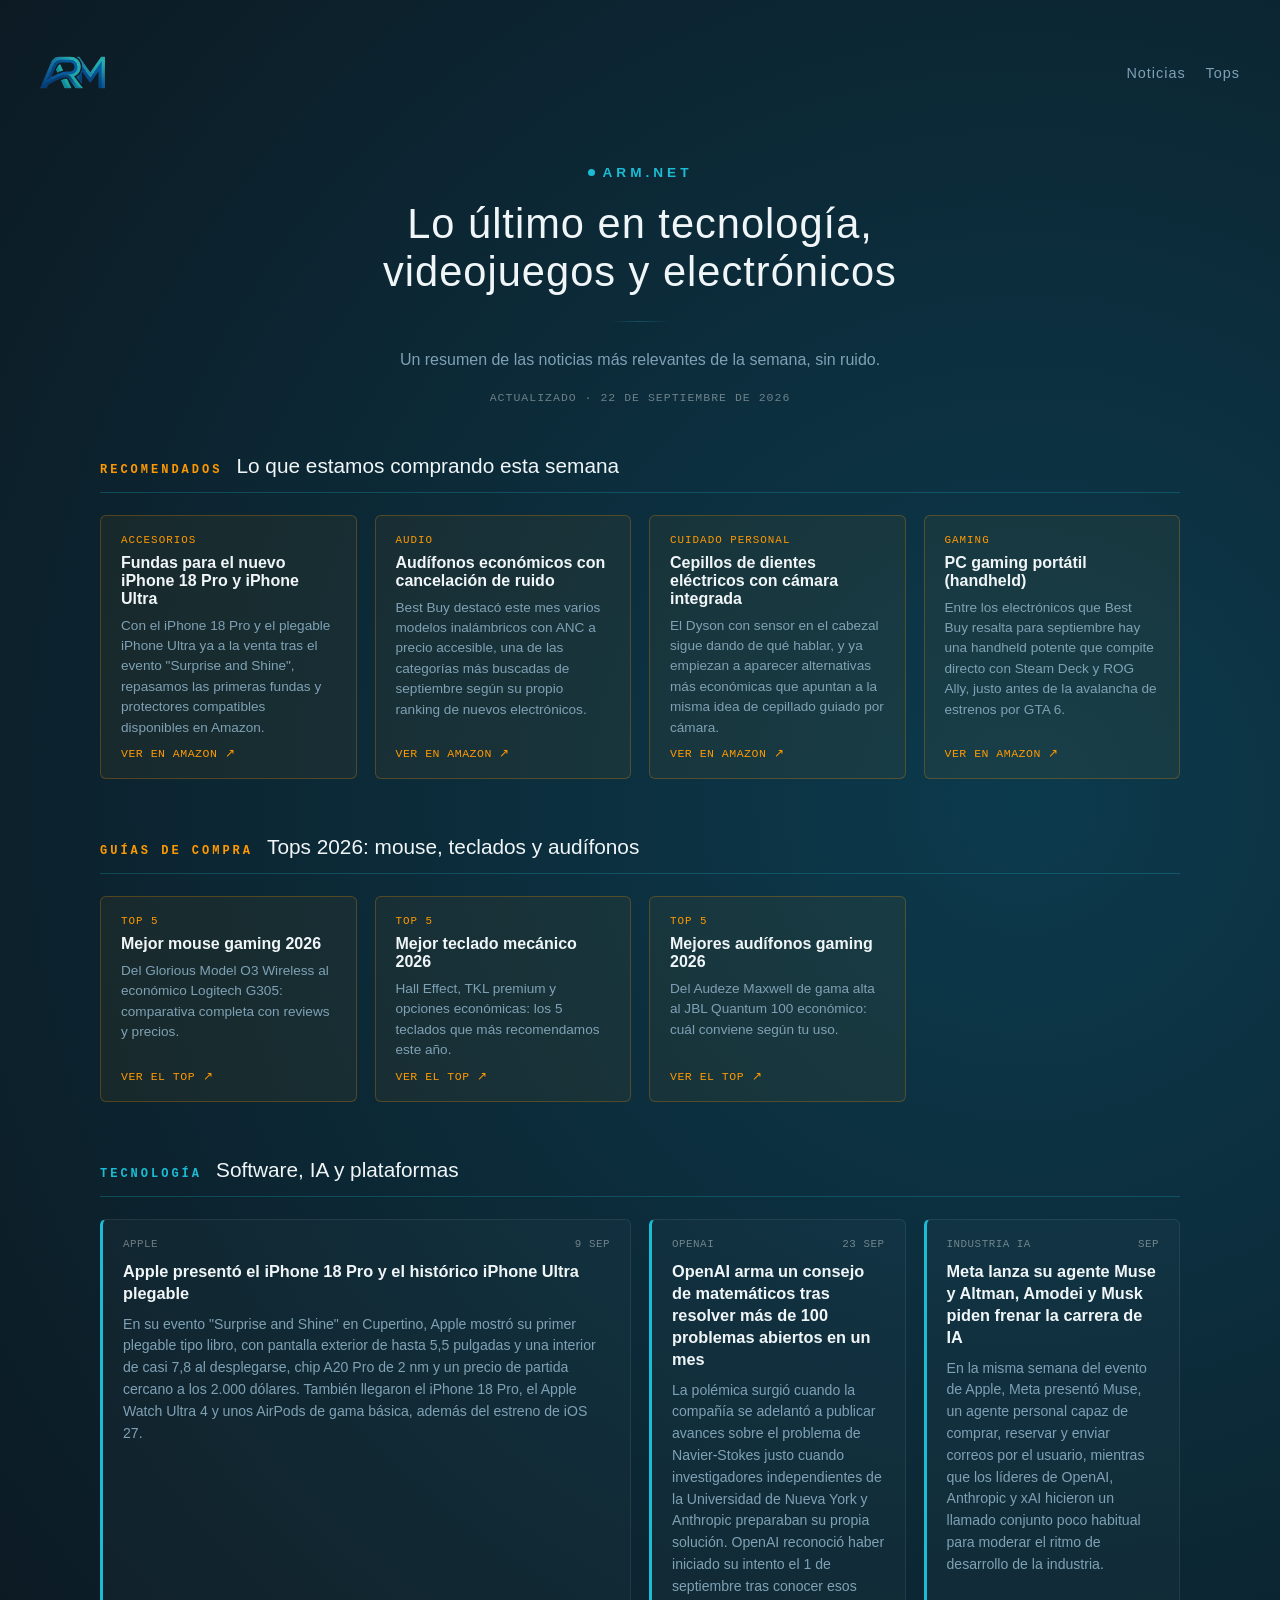
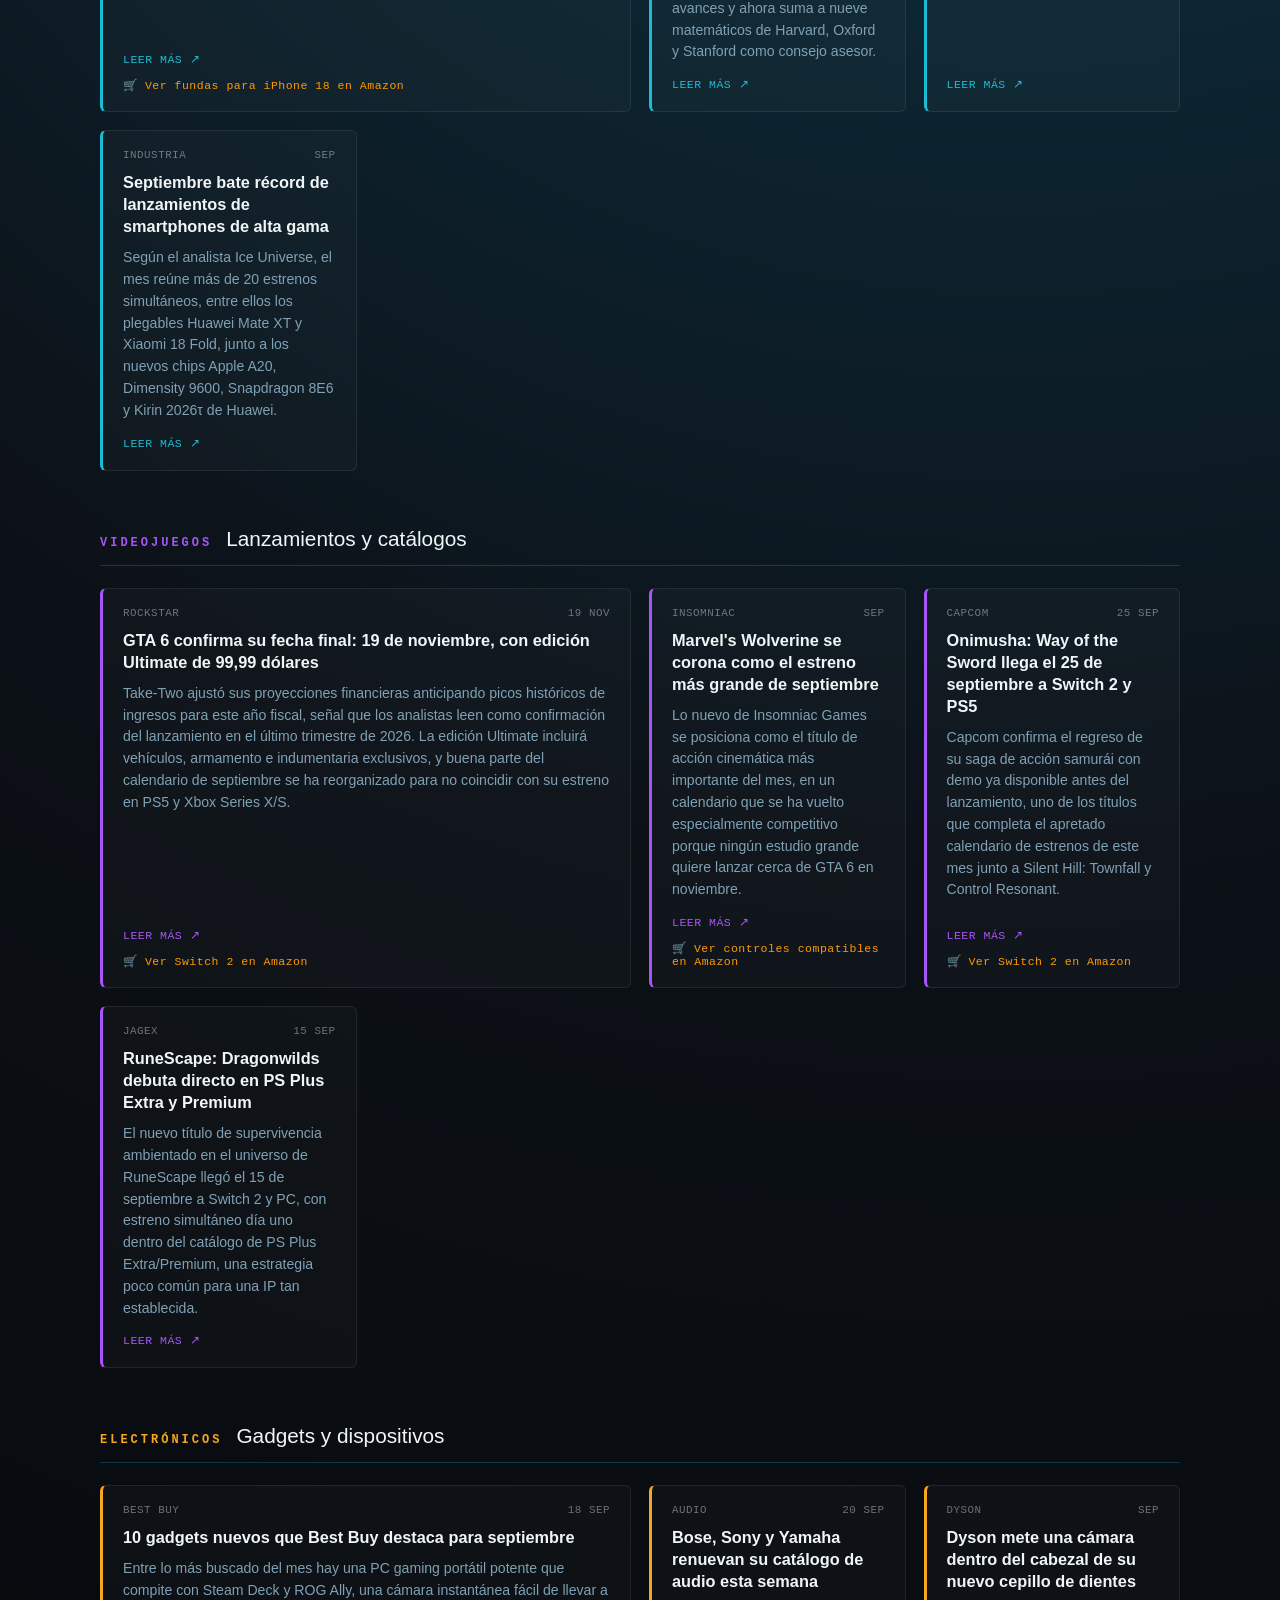
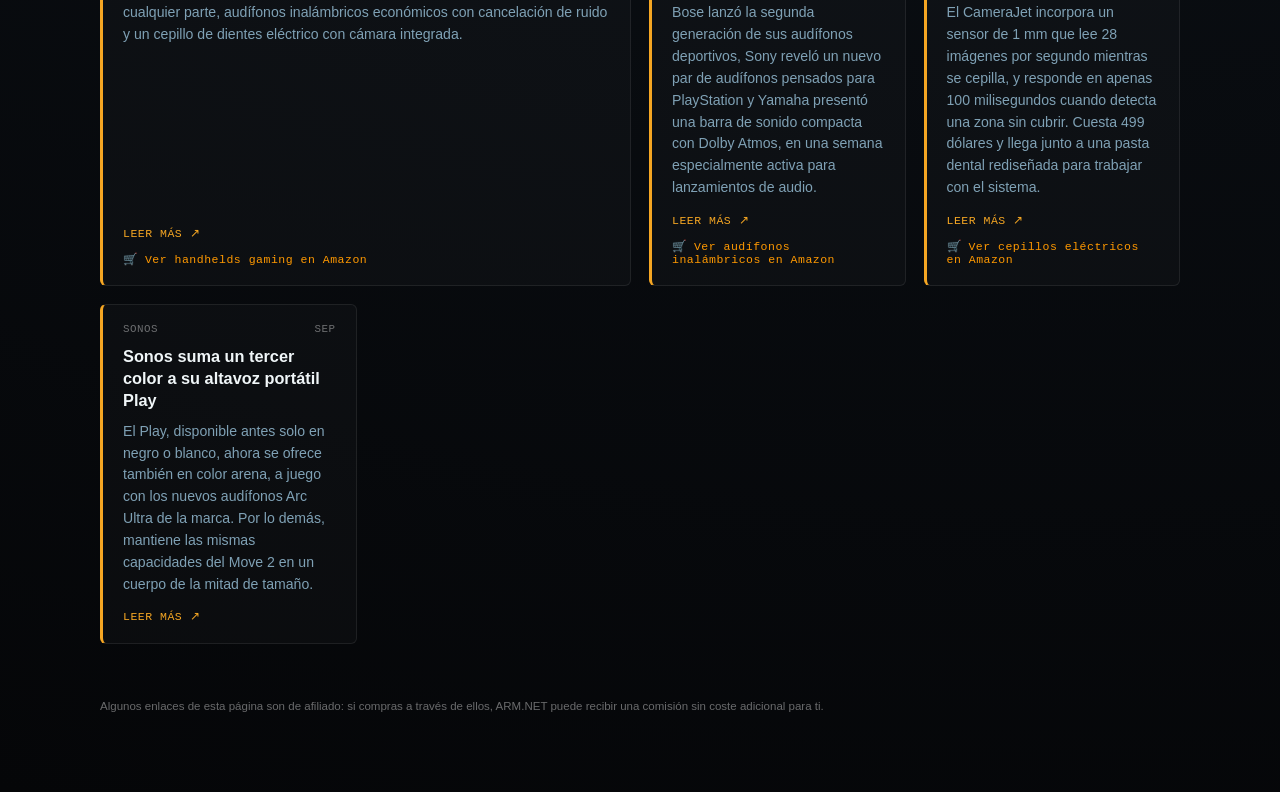
<file: index.html>
<!DOCTYPE html>
<html lang="es">

<head>
    <meta charset="UTF-8">
    <meta name="viewport" content="width=device-width, initial-scale=1.0">
    <title>ARM - Noticias de tecnología, videojuegos y electrónicos</title>
    <link rel="icon" href="LOGO.png" type="image/x-icon">
    <link rel="stylesheet" href="css/style.css">
    <link rel="stylesheet" href="css/style-noticias.css">
</head>

<body>

    <header class="header">
        <div class="logo">
            <img src="LOGO.png" alt="Logo ARM" class="logo-image">
        </div>
        <nav class="nav-links">
            <a href="index.html">Noticias</a>
            <a href="tops/index.html">Tops</a>
        </nav>
    </header>

    <main class="main-content main-content--news">

        <div class="news-hero">
            <p class="tagline"><span class="pulse-dot"></span>ARM.NET</p>
            <h1 class="title">Lo último en tecnología, videojuegos y electrónicos</h1>
            <div class="divider"></div>
            <p class="description">Un resumen de las noticias más relevantes de la semana, sin ruido.</p>
            <p class="update-stamp">Actualizado · 22 de septiembre de 2026</p>
        </div>

        <!-- PRODUCTOS DESTACADOS -->
        <section class="news-section news-section--picks">
            <div class="news-section-header">
                <span class="cat-label">Recomendados</span>
                <h2>Lo que estamos comprando esta semana</h2>
            </div>
            <div class="picks-grid">

                <a class="pick-card" href="https://www.amazon.com/s?k=funda+iphone+18+pro&linkCode=ll2&tag=ptyarm-20&linkId=0acc61244d117177291c5acde2122dae&language=en_US&ref_=as_li_ss_tl" target="_blank" rel="noopener sponsored">
                    <span class="pick-label">Accesorios</span>
                    <h3>Fundas para el nuevo iPhone 18 Pro y iPhone Ultra</h3>
                    <p>Con el iPhone 18 Pro y el plegable iPhone Ultra ya a la venta tras el evento "Surprise and Shine", repasamos las primeras fundas y protectores compatibles disponibles en Amazon.</p>
                    <span class="pick-cta">Ver en Amazon ↗</span>
                </a>

                <a class="pick-card" href="https://www.amazon.com/s?k=aud%C3%ADfonos+inal%C3%A1mbricos+cancelaci%C3%B3n+ruido&linkCode=ll2&tag=ptyarm-20&linkId=64cecee2bb59dabd7b4dbe94f824b298&language=en_US&ref_=as_li_ss_tl" target="_blank" rel="noopener sponsored">
                    <span class="pick-label">Audio</span>
                    <h3>Audífonos económicos con cancelación de ruido</h3>
                    <p>Best Buy destacó este mes varios modelos inalámbricos con ANC a precio accesible, una de las categorías más buscadas de septiembre según su propio ranking de nuevos electrónicos.</p>
                    <span class="pick-cta">Ver en Amazon ↗</span>
                </a>

                <a class="pick-card" href="https://www.amazon.com/s?k=cepillo+de+dientes+el%C3%A9ctrico+con+camara&linkCode=ll2&tag=ptyarm-20&linkId=f5908a542632d800dd6ed27b0c8a18df&language=en_US&ref_=as_li_ss_tl" target="_blank" rel="noopener sponsored">
                    <span class="pick-label">Cuidado personal</span>
                    <h3>Cepillos de dientes eléctricos con cámara integrada</h3>
                    <p>El Dyson con sensor en el cabezal sigue dando de qué hablar, y ya empiezan a aparecer alternativas más económicas que apuntan a la misma idea de cepillado guiado por cámara.</p>
                    <span class="pick-cta">Ver en Amazon ↗</span>
                </a>

                <a class="pick-card" href="https://www.amazon.com/s?k=pc+gaming+portatil+handheld&linkCode=ll2&tag=ptyarm-20&linkId=c7f54855540b105bf3772032342da175&language=en_US&ref_=as_li_ss_tl" target="_blank" rel="noopener sponsored">
                    <span class="pick-label">Gaming</span>
                    <h3>PC gaming portátil (handheld)</h3>
                    <p>Entre los electrónicos que Best Buy resalta para septiembre hay una handheld potente que compite directo con Steam Deck y ROG Ally, justo antes de la avalancha de estrenos por GTA 6.</p>
                    <span class="pick-cta">Ver en Amazon ↗</span>
                </a>

            </div>
        </section>

        <!-- TOPS 2026 -->
        <section class="news-section news-section--picks">
            <div class="news-section-header">
                <span class="cat-label">Guías de compra</span>
                <h2>Tops 2026: mouse, teclados y audífonos</h2>
            </div>
            <div class="picks-grid">

                <a class="pick-card" href="tops/mejor-mouse-2026.html">
                    <span class="pick-label">Top 5</span>
                    <h3>Mejor mouse gaming 2026</h3>
                    <p>Del Glorious Model O3 Wireless al económico Logitech G305: comparativa completa con reviews y precios.</p>
                    <span class="pick-cta">Ver el top ↗</span>
                </a>

                <a class="pick-card" href="tops/mejor-teclado-2026.html">
                    <span class="pick-label">Top 5</span>
                    <h3>Mejor teclado mecánico 2026</h3>
                    <p>Hall Effect, TKL premium y opciones económicas: los 5 teclados que más recomendamos este año.</p>
                    <span class="pick-cta">Ver el top ↗</span>
                </a>

                <a class="pick-card" href="tops/mejores-audifonos-2026.html">
                    <span class="pick-label">Top 5</span>
                    <h3>Mejores audífonos gaming 2026</h3>
                    <p>Del Audeze Maxwell de gama alta al JBL Quantum 100 económico: cuál conviene según tu uso.</p>
                    <span class="pick-cta">Ver el top ↗</span>
                </a>

            </div>
        </section>

        <!-- TECNOLOGÍA -->
        <section class="news-section news-section--tech">
            <div class="news-section-header">
                <span class="cat-label">Tecnología</span>
                <h2>Software, IA y plataformas</h2>
            </div>
            <div class="news-grid">

                <article class="news-card news-card--featured">
                    <div class="meta"><span>Apple</span><span>9 sep</span></div>
                    <h3>Apple presentó el iPhone 18 Pro y el histórico iPhone Ultra plegable</h3>
                    <p>En su evento "Surprise and Shine" en Cupertino, Apple mostró su primer plegable tipo libro, con pantalla exterior de hasta 5,5 pulgadas y una interior de casi 7,8 al desplegarse, chip A20 Pro de 2 nm y un precio de partida cercano a los 2.000 dólares. También llegaron el iPhone 18 Pro, el Apple Watch Ultra 4 y unos AirPods de gama básica, además del estreno de iOS 27.</p>
                    <a class="read-more" href="https://reviblog.net/2026/09/14/resumen-tech-semanal-14-septiembre-2026/" target="_blank" rel="noopener">Leer más ↗</a>
                    <a class="amazon-inline" href="https://www.amazon.com/s?k=funda+iphone+18+pro&linkCode=ll2&tag=ptyarm-20&linkId=43a6026e72b63e16ee2043e2f24b7d81&language=en_US&ref_=as_li_ss_tl" target="_blank" rel="noopener sponsored">🛒 Ver fundas para iPhone 18 en Amazon</a>
                </article>

                <article class="news-card">
                    <div class="meta"><span>OpenAI</span><span>23 sep</span></div>
                    <h3>OpenAI arma un consejo de matemáticos tras resolver más de 100 problemas abiertos en un mes</h3>
                    <p>La polémica surgió cuando la compañía se adelantó a publicar avances sobre el problema de Navier-Stokes justo cuando investigadores independientes de la Universidad de Nueva York y Anthropic preparaban su propia solución. OpenAI reconoció haber iniciado su intento el 1 de septiembre tras conocer esos avances y ahora suma a nueve matemáticos de Harvard, Oxford y Stanford como consejo asesor.</p>
                    <a class="read-more" href="https://www.infobae.com/tecno/2026/09/23/openai-creo-un-grupo-asesor-de-matematicos-despues-de-que-su-ia-resolviera-mas-de-100-problemas-abiertos-en-un-mes/" target="_blank" rel="noopener">Leer más ↗</a>
                </article>

                <article class="news-card">
                    <div class="meta"><span>Industria IA</span><span>sep</span></div>
                    <h3>Meta lanza su agente Muse y Altman, Amodei y Musk piden frenar la carrera de IA</h3>
                    <p>En la misma semana del evento de Apple, Meta presentó Muse, un agente personal capaz de comprar, reservar y enviar correos por el usuario, mientras que los líderes de OpenAI, Anthropic y xAI hicieron un llamado conjunto poco habitual para moderar el ritmo de desarrollo de la industria.</p>
                    <a class="read-more" href="https://reviblog.net/2026/09/14/resumen-tech-semanal-14-septiembre-2026/" target="_blank" rel="noopener">Leer más ↗</a>
                </article>

                <article class="news-card">
                    <div class="meta"><span>Industria</span><span>sep</span></div>
                    <h3>Septiembre bate récord de lanzamientos de smartphones de alta gama</h3>
                    <p>Según el analista Ice Universe, el mes reúne más de 20 estrenos simultáneos, entre ellos los plegables Huawei Mate XT y Xiaomi 18 Fold, junto a los nuevos chips Apple A20, Dimensity 9600, Snapdragon 8E6 y Kirin 2026τ de Huawei.</p>
                    <a class="read-more" href="https://pisapapeles.net/a-prepararse-septiembre-sera-el-mes-con-mas-presentaciones-importantes-de-dispositivos-de-la-historia/" target="_blank" rel="noopener">Leer más ↗</a>
                </article>

            </div>
        </section>

        <!-- VIDEOJUEGOS -->
        <section class="news-section news-section--gaming">
            <div class="news-section-header">
                <span class="cat-label">Videojuegos</span>
                <h2>Lanzamientos y catálogos</h2>
            </div>
            <div class="news-grid">

                <article class="news-card news-card--featured">
                    <div class="meta"><span>Rockstar</span><span>19 nov</span></div>
                    <h3>GTA 6 confirma su fecha final: 19 de noviembre, con edición Ultimate de 99,99 dólares</h3>
                    <p>Take-Two ajustó sus proyecciones financieras anticipando picos históricos de ingresos para este año fiscal, señal que los analistas leen como confirmación del lanzamiento en el último trimestre de 2026. La edición Ultimate incluirá vehículos, armamento e indumentaria exclusivos, y buena parte del calendario de septiembre se ha reorganizado para no coincidir con su estreno en PS5 y Xbox Series X/S.</p>
                    <a class="read-more" href="https://www.infobae.com/tecno/2026/09/11/gta-6-precio-trailer-y-todo-lo-que-se-ha-hablado-sobre-la-fecha-para-este-2026/" target="_blank" rel="noopener">Leer más ↗</a>
                    <a class="amazon-inline" href="https://www.amazon.com/s?k=nintendo+switch&linkCode=ll2&tag=ptyarm-20&linkId=067ba9d8d0b7d1b85ecdf39ca46589c7&language=en_US&ref_=as_li_ss_tl" target="_blank" rel="noopener sponsored">🛒 Ver Switch 2 en Amazon</a>
                </article>

                <article class="news-card">
                    <div class="meta"><span>Insomniac</span><span>sep</span></div>
                    <h3>Marvel's Wolverine se corona como el estreno más grande de septiembre</h3>
                    <p>Lo nuevo de Insomniac Games se posiciona como el título de acción cinemática más importante del mes, en un calendario que se ha vuelto especialmente competitivo porque ningún estudio grande quiere lanzar cerca de GTA 6 en noviembre.</p>
                    <a class="read-more" href="https://www.3djuegos.com/recopilacion/noticias/efectos-gta-6-empiezan-a-notarse-calendario-estos-25-estrenos-videojuegos-destacados-septiembre" target="_blank" rel="noopener">Leer más ↗</a>
                    <a class="amazon-inline" href="https://www.amazon.com/s?k=controller+for+pc&linkCode=ll2&tag=ptyarm-20&linkId=4b3ad0202464c6bde1a3eed42e3488d5&language=en_US&ref_=as_li_ss_tl" target="_blank" rel="noopener sponsored">🛒 Ver controles compatibles en Amazon</a>
                </article>

                <article class="news-card">
                    <div class="meta"><span>Capcom</span><span>25 sep</span></div>
                    <h3>Onimusha: Way of the Sword llega el 25 de septiembre a Switch 2 y PS5</h3>
                    <p>Capcom confirma el regreso de su saga de acción samurái con demo ya disponible antes del lanzamiento, uno de los títulos que completa el apretado calendario de estrenos de este mes junto a Silent Hill: Townfall y Control Resonant.</p>
                    <a class="read-more" href="https://vigogame.com/guia-lanzamientos-videojuegos-2026-2027-gta-6-gears-wolverine/" target="_blank" rel="noopener">Leer más ↗</a>
                    <a class="amazon-inline" href="https://www.amazon.com/s?k=nintendo+switch+2&linkCode=ll2&tag=ptyarm-20&linkId=d8ebcbda10ba5d7cfcd7f77bfbffc940&language=en_US&ref_=as_li_ss_tl" target="_blank" rel="noopener sponsored">🛒 Ver Switch 2 en Amazon</a>
                </article>

                <article class="news-card">
                    <div class="meta"><span>Jagex</span><span>15 sep</span></div>
                    <h3>RuneScape: Dragonwilds debuta directo en PS Plus Extra y Premium</h3>
                    <p>El nuevo título de supervivencia ambientado en el universo de RuneScape llegó el 15 de septiembre a Switch 2 y PC, con estreno simultáneo día uno dentro del catálogo de PS Plus Extra/Premium, una estrategia poco común para una IP tan establecida.</p>
                    <a class="read-more" href="https://vigogame.com/guia-lanzamientos-videojuegos-2026-2027-gta-6-gears-wolverine/" target="_blank" rel="noopener">Leer más ↗</a>
                </article>

            </div>
        </section>

        <!-- ELECTRÓNICOS -->
        <section class="news-section news-section--elec">
            <div class="news-section-header">
                <span class="cat-label">Electrónicos</span>
                <h2>Gadgets y dispositivos</h2>
            </div>
            <div class="news-grid">

                <article class="news-card news-card--featured">
                    <div class="meta"><span>Best Buy</span><span>18 sep</span></div>
                    <h3>10 gadgets nuevos que Best Buy destaca para septiembre</h3>
                    <p>Entre lo más buscado del mes hay una PC gaming portátil potente que compite con Steam Deck y ROG Ally, una cámara instantánea fácil de llevar a cualquier parte, audífonos inalámbricos económicos con cancelación de ruido y un cepillo de dientes eléctrico con cámara integrada.</p>
                    <a class="read-more" href="https://www.bgr.com/2262166/new-electronics-find-best-buy-september/" target="_blank" rel="noopener">Leer más ↗</a>
                    <a class="amazon-inline" href="https://www.amazon.com/s?k=pc+gaming+portatil+handheld&linkCode=ll2&tag=ptyarm-20&linkId=764d0127befdb766cca52ea4e39b7bc6&language=en_US&ref_=as_li_ss_tl" target="_blank" rel="noopener sponsored">🛒 Ver handhelds gaming en Amazon</a>
                </article>

                <article class="news-card">
                    <div class="meta"><span>Audio</span><span>20 sep</span></div>
                    <h3>Bose, Sony y Yamaha renuevan su catálogo de audio esta semana</h3>
                    <p>Bose lanzó la segunda generación de sus audífonos deportivos, Sony reveló un nuevo par de audífonos pensados para PlayStation y Yamaha presentó una barra de sonido compacta con Dolby Atmos, en una semana especialmente activa para lanzamientos de audio.</p>
                    <a class="read-more" href="https://www.gearpatrol.com/audio/best-new-tech-releases-9-20-26/" target="_blank" rel="noopener">Leer más ↗</a>
                    <a class="amazon-inline" href="https://www.amazon.com/s?k=audifonos+inalambricos+cancelacion+ruido&linkCode=ll2&tag=ptyarm-20&linkId=d8912718062241b0ed4912b61701e556&language=en_US&ref_=as_li_ss_tl" target="_blank" rel="noopener sponsored">🛒 Ver audífonos inalámbricos en Amazon</a>
                </article>

                <article class="news-card">
                    <div class="meta"><span>Dyson</span><span>sep</span></div>
                    <h3>Dyson mete una cámara dentro del cabezal de su nuevo cepillo de dientes</h3>
                    <p>El CameraJet incorpora un sensor de 1 mm que lee 28 imágenes por segundo mientras se cepilla, y responde en apenas 100 milisegundos cuando detecta una zona sin cubrir. Cuesta 499 dólares y llega junto a una pasta dental rediseñada para trabajar con el sistema.</p>
                    <a class="read-more" href="https://www.yankodesign.com/2026/09/03/the-8-best-gadgets-of-september-2026/" target="_blank" rel="noopener">Leer más ↗</a>
                    <a class="amazon-inline" href="https://www.amazon.com/s?k=cepillo+de+dientes+el%C3%A9ctrico+con+camara&linkCode=ll2&tag=ptyarm-20&linkId=fdc813a620d1cc16bdbb211f1cfb003c&language=en_US&ref_=as_li_ss_tl" target="_blank" rel="noopener sponsored">🛒 Ver cepillos eléctricos en Amazon</a>
                </article>

                <article class="news-card">
                    <div class="meta"><span>Sonos</span><span>sep</span></div>
                    <h3>Sonos suma un tercer color a su altavoz portátil Play</h3>
                    <p>El Play, disponible antes solo en negro o blanco, ahora se ofrece también en color arena, a juego con los nuevos audífonos Arc Ultra de la marca. Por lo demás, mantiene las mismas capacidades del Move 2 en un cuerpo de la mitad de tamaño.</p>
                    <a class="read-more" href="https://www.gearpatrol.com/audio/best-tech-audio-hi-fi-releases-2026-september-week-3/" target="_blank" rel="noopener">Leer más ↗</a>
                </article>

            </div>
        </section>

        <p class="affiliate-disclosure">Algunos enlaces de esta página son de afiliado: si compras a través de ellos, ARM.NET puede recibir una comisión sin coste adicional para ti.</p>

    </main>

</body>

</html>
</file>
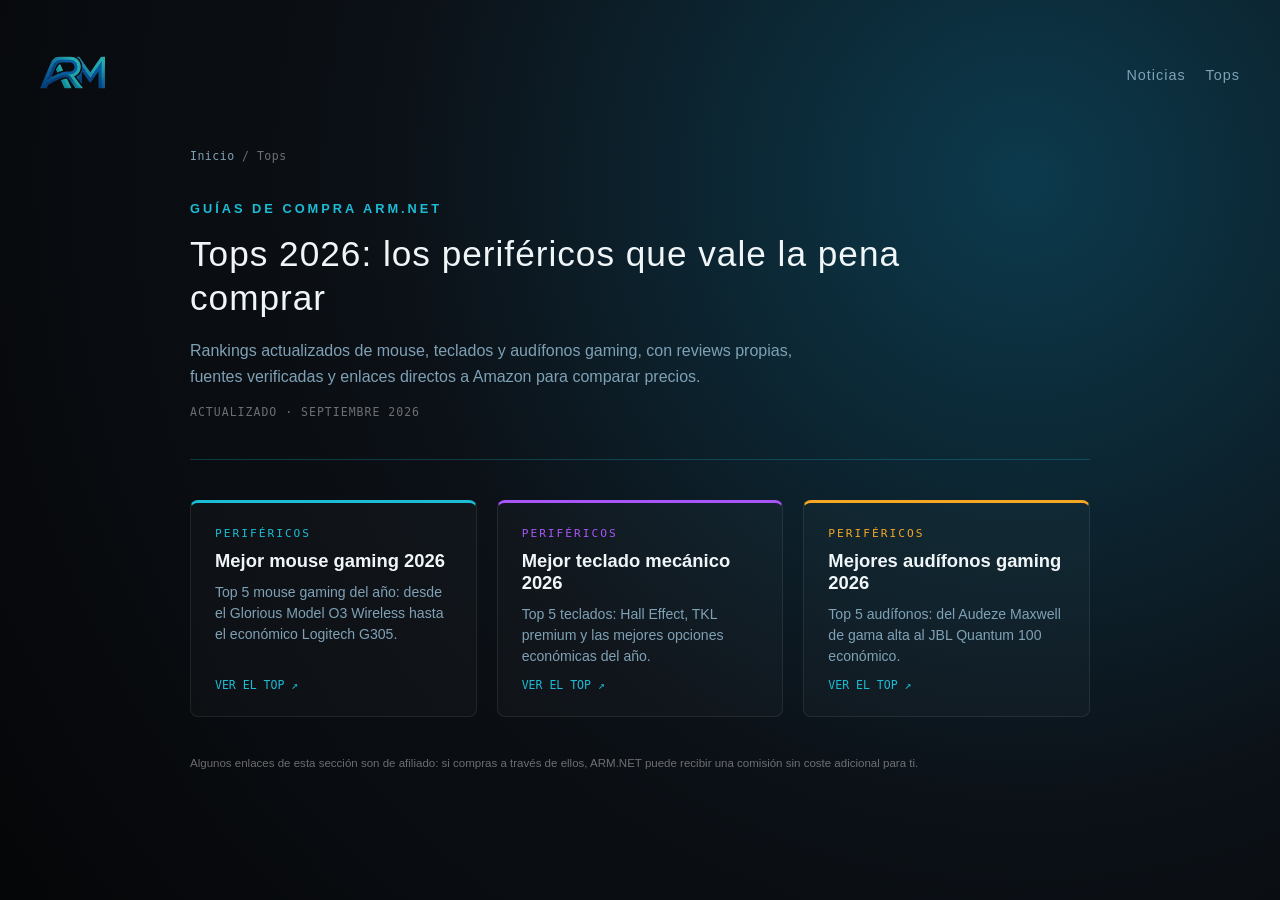
<file: tops/index.html>
<!DOCTYPE html>
<html lang="es">

<head>
    <meta charset="UTF-8">
    <meta name="viewport" content="width=device-width, initial-scale=1.0">
    <title>Tops 2026: Mouse, Teclados y Audífonos | ARM.NET</title>
    <meta name="description" content="Guías de compra ARM.NET 2026: mejor mouse gaming, mejor teclado mecánico y mejores audífonos gaming, con reviews, fuentes y links a Amazon.">
    <link rel="icon" href="../LOGO.png" type="image/x-icon">
    <link rel="stylesheet" href="../css/style.css">
    <link rel="stylesheet" href="../css/style-noticias.css">
    <link rel="stylesheet" href="../css/style-tops.css">
</head>

<body>

    <header class="header">
        <div class="logo">
            <a href="../index.html"><img src="../LOGO.png" alt="Logo ARM" class="logo-image"></a>
        </div>
        <nav class="nav-links">
            <a href="../index.html">Noticias</a>
            <a href="index.html">Tops</a>
        </nav>
    </header>

    <main class="main-content main-content--tops">

        <p class="breadcrumb"><a href="../index.html">Inicio</a> / Tops</p>

        <section class="tops-hero">
            <p class="tagline" style="color: var(--color-text-accent);">Guías de compra ARM.NET</p>
            <h1 class="title">Tops 2026: los periféricos que vale la pena comprar</h1>
            <p class="description">Rankings actualizados de mouse, teclados y audífonos gaming, con reviews propias, fuentes verificadas y enlaces directos a Amazon para comparar precios.</p>
            <p class="update-stamp">Actualizado · septiembre 2026</p>
        </section>

        <div class="tops-hub-grid">

            <a class="tops-hub-card" href="mejor-mouse-2026.html" style="border-top-color: var(--color-tech);">
                <span class="cat-label" style="color: var(--color-tech);">Periféricos</span>
                <h3>Mejor mouse gaming 2026</h3>
                <p>Top 5 mouse gaming del año: desde el Glorious Model O3 Wireless hasta el económico Logitech G305.</p>
                <span class="hub-cta">Ver el top ↗</span>
            </a>

            <a class="tops-hub-card" href="mejor-teclado-2026.html" style="border-top-color: var(--color-gaming);">
                <span class="cat-label" style="color: var(--color-gaming);">Periféricos</span>
                <h3>Mejor teclado mecánico 2026</h3>
                <p>Top 5 teclados: Hall Effect, TKL premium y las mejores opciones económicas del año.</p>
                <span class="hub-cta">Ver el top ↗</span>
            </a>

            <a class="tops-hub-card" href="mejores-audifonos-2026.html" style="border-top-color: var(--color-elec);">
                <span class="cat-label" style="color: var(--color-elec);">Periféricos</span>
                <h3>Mejores audífonos gaming 2026</h3>
                <p>Top 5 audífonos: del Audeze Maxwell de gama alta al JBL Quantum 100 económico.</p>
                <span class="hub-cta">Ver el top ↗</span>
            </a>

        </div>

        <p class="affiliate-disclosure">Algunos enlaces de esta sección son de afiliado: si compras a través de ellos, ARM.NET puede recibir una comisión sin coste adicional para ti.</p>

    </main>

</body>

</html>
</file>
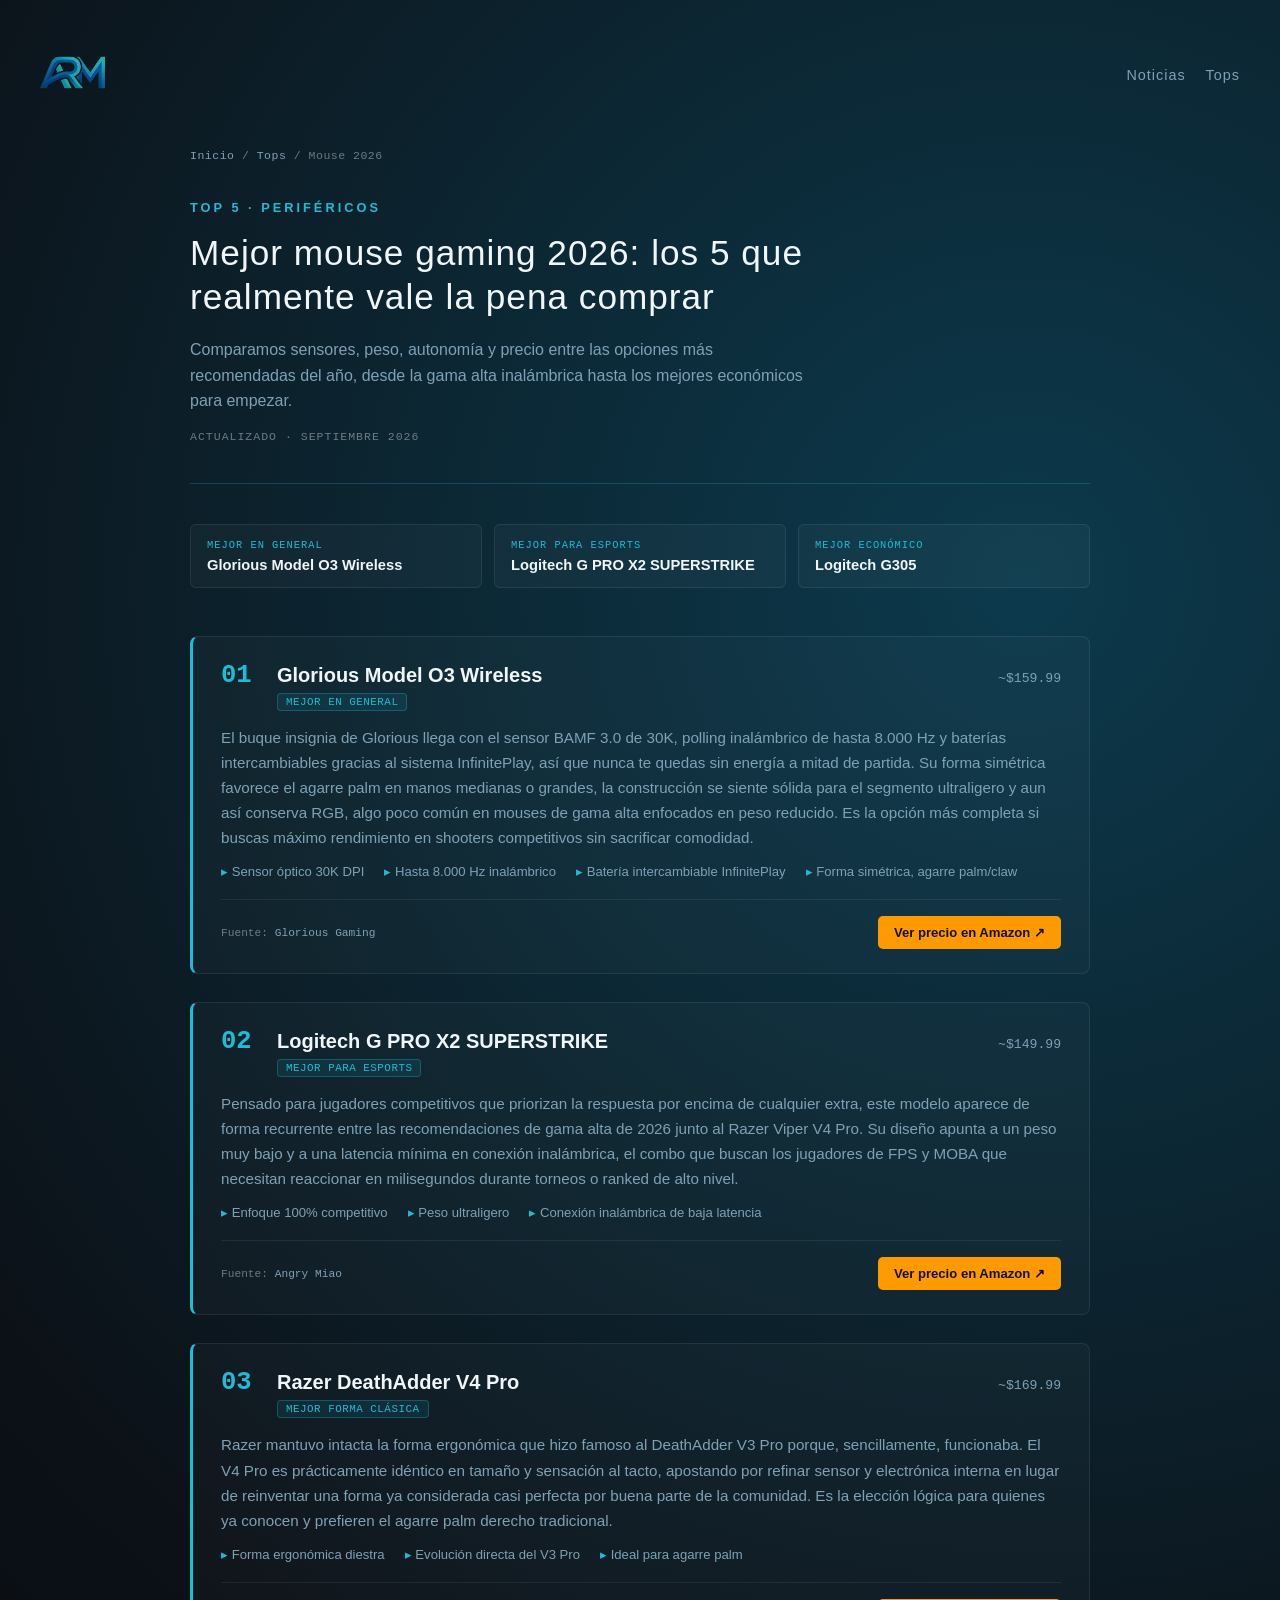
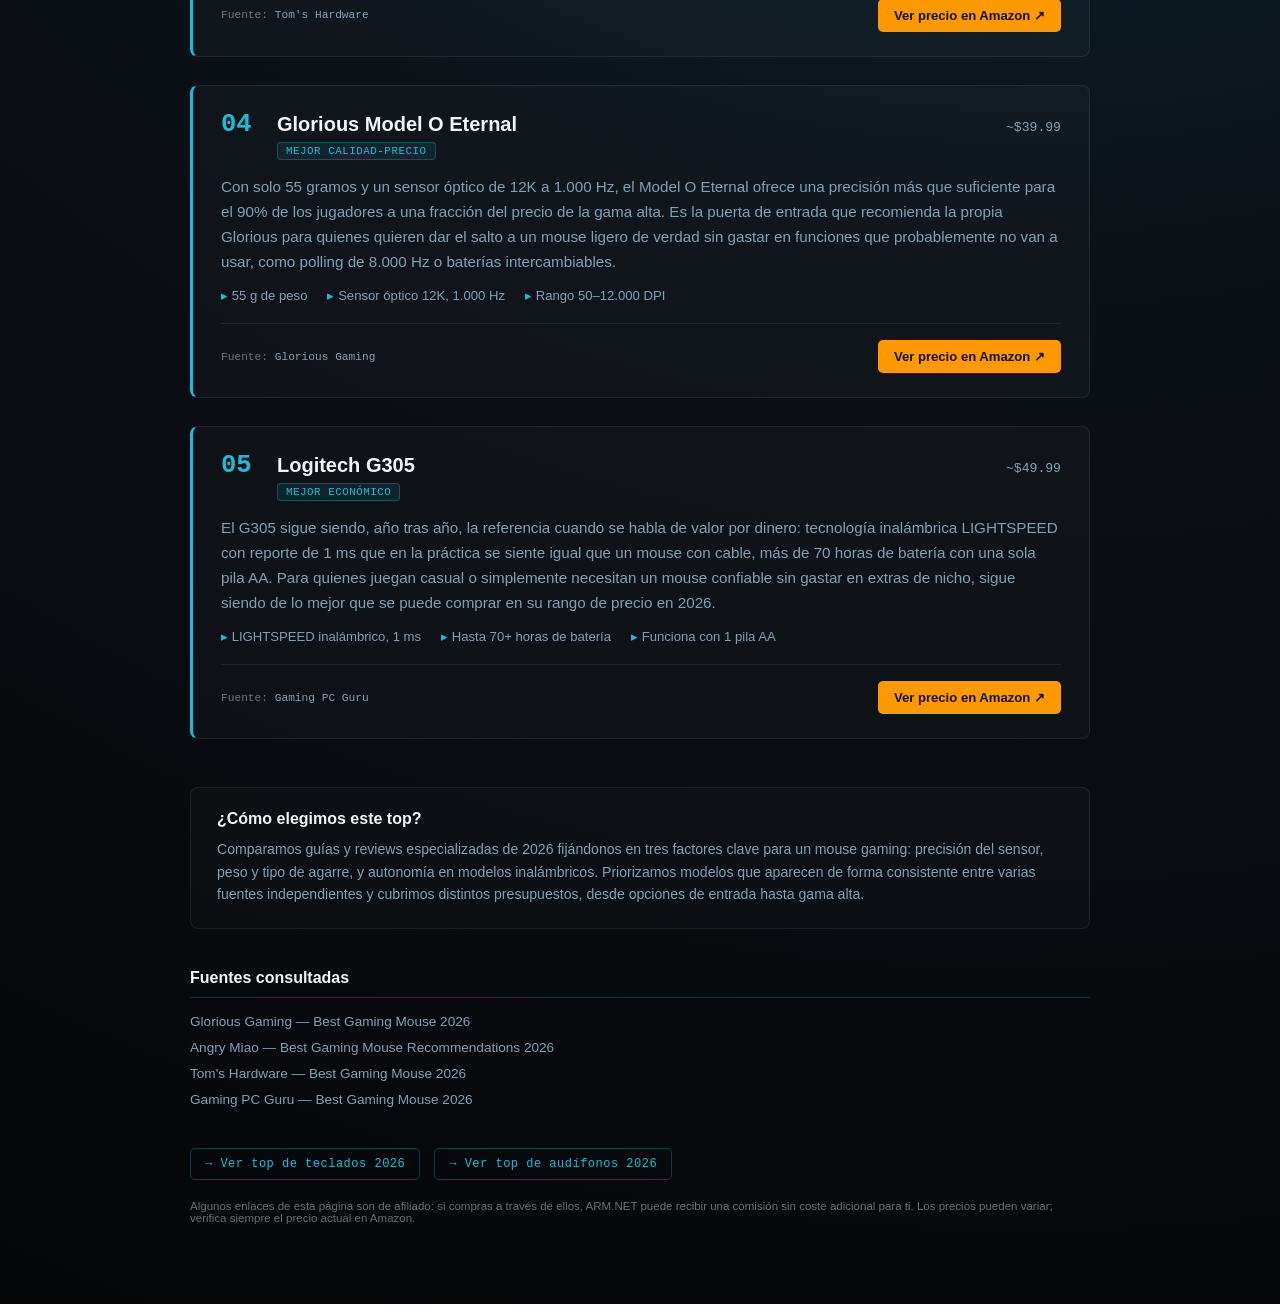
<file: tops/mejor-mouse-2026.html>
<!DOCTYPE html>
<html lang="es">

<head>
    <meta charset="UTF-8">
    <meta name="viewport" content="width=device-width, initial-scale=1.0">
    <title>Mejor Mouse Gaming 2026: Top 5 probados y comparados | ARM.NET</title>
    <meta name="description" content="Top 5 mouse gaming de 2026: Glorious Model O3 Wireless, Logitech G PRO X2 SUPERSTRIKE, Razer DeathAdder V4 Pro y más. Reviews, especificaciones, fuentes y links a Amazon.">
    <link rel="icon" href="../LOGO.png" type="image/x-icon">
    <link rel="stylesheet" href="../css/style.css">
    <link rel="stylesheet" href="../css/style-noticias.css">
    <link rel="stylesheet" href="../css/style-tops.css">
</head>

<body>

    <header class="header">
        <div class="logo">
            <a href="../index.html"><img src="../LOGO.png" alt="Logo ARM" class="logo-image"></a>
        </div>
        <nav class="nav-links">
            <a href="../index.html">Noticias</a>
            <a href="index.html">Tops</a>
        </nav>
    </header>

    <main class="main-content main-content--tops">

        <p class="breadcrumb"><a href="../index.html">Inicio</a> / <a href="index.html">Tops</a> / Mouse 2026</p>

        <section class="tops-hero">
            <p class="tagline" style="color: var(--color-tech);">Top 5 · Periféricos</p>
            <h1 class="title">Mejor mouse gaming 2026: los 5 que realmente vale la pena comprar</h1>
            <p class="description">Comparamos sensores, peso, autonomía y precio entre las opciones más recomendadas del año, desde la gama alta inalámbrica hasta los mejores económicos para empezar.</p>
            <p class="update-stamp">Actualizado · septiembre 2026</p>
        </section>

        <div class="quick-picks">
            <a href="#pick-1"><span class="qp-label">Mejor en general</span><span class="qp-name">Glorious Model O3 Wireless</span></a>
            <a href="#pick-2"><span class="qp-label">Mejor para esports</span><span class="qp-name">Logitech G PRO X2 SUPERSTRIKE</span></a>
            <a href="#pick-5"><span class="qp-label">Mejor económico</span><span class="qp-name">Logitech G305</span></a>
        </div>

        <div class="rank-list">

            <article class="rank-item" id="pick-1">
                <div class="rank-item-head">
                    <span class="rank-number">01</span>
                    <div class="rank-titles">
                        <h3>Glorious Model O3 Wireless</h3>
                        <span class="rank-badge">Mejor en general</span>
                    </div>
                    <span class="rank-price">~$159.99</span>
                </div>
                <p class="rank-review">El buque insignia de Glorious llega con el sensor BAMF 3.0 de 30K, polling inalámbrico de hasta 8.000 Hz y baterías intercambiables gracias al sistema InfinitePlay, así que nunca te quedas sin energía a mitad de partida. Su forma simétrica favorece el agarre palm en manos medianas o grandes, la construcción se siente sólida para el segmento ultraligero y aun así conserva RGB, algo poco común en mouses de gama alta enfocados en peso reducido. Es la opción más completa si buscas máximo rendimiento en shooters competitivos sin sacrificar comodidad.</p>
                <ul class="rank-specs">
                    <li>Sensor óptico 30K DPI</li>
                    <li>Hasta 8.000 Hz inalámbrico</li>
                    <li>Batería intercambiable InfinitePlay</li>
                    <li>Forma simétrica, agarre palm/claw</li>
                </ul>
                <div class="rank-footer">
                    <span class="rank-source">Fuente: <a href="https://www.gloriousgaming.com/blogs/guides-resources/best-gaming-mouse" target="_blank" rel="noopener">Glorious Gaming</a></span>
                    <a class="buy-btn" href="https://www.amazon.com/s?k=glorious+model+o3+wireless&linkCode=ll2&tag=ptyarm-20&linkId=8e142a9ecf7a34186ad303e208bdc19e&language=en_US&ref_=as_li_ss_tl" target="_blank" rel="noopener sponsored">Ver precio en Amazon ↗</a>
                </div>
            </article>

            <article class="rank-item" id="pick-2">
                <div class="rank-item-head">
                    <span class="rank-number">02</span>
                    <div class="rank-titles">
                        <h3>Logitech G PRO X2 SUPERSTRIKE</h3>
                        <span class="rank-badge">Mejor para esports</span>
                    </div>
                    <span class="rank-price">~$149.99</span>
                </div>
                <p class="rank-review">Pensado para jugadores competitivos que priorizan la respuesta por encima de cualquier extra, este modelo aparece de forma recurrente entre las recomendaciones de gama alta de 2026 junto al Razer Viper V4 Pro. Su diseño apunta a un peso muy bajo y a una latencia mínima en conexión inalámbrica, el combo que buscan los jugadores de FPS y MOBA que necesitan reaccionar en milisegundos durante torneos o ranked de alto nivel.</p>
                <ul class="rank-specs">
                    <li>Enfoque 100% competitivo</li>
                    <li>Peso ultraligero</li>
                    <li>Conexión inalámbrica de baja latencia</li>
                </ul>
                <div class="rank-footer">
                    <span class="rank-source">Fuente: <a href="https://store.angrymiao.com/blogs/insider-stories/best-gaming-mouse-recommendations" target="_blank" rel="noopener">Angry Miao</a></span>
                    <a class="buy-btn" href="https://www.amazon.com/s?k=logitech+g+pro+x+superstrike&linkCode=ll2&tag=ptyarm-20&linkId=622ea9d164cb6cdbb2947aa93aee6c44&language=en_US&ref_=as_li_ss_tl" target="_blank" rel="noopener sponsored">Ver precio en Amazon ↗</a>
                </div>
            </article>

            <article class="rank-item" id="pick-3">
                <div class="rank-item-head">
                    <span class="rank-number">03</span>
                    <div class="rank-titles">
                        <h3>Razer DeathAdder V4 Pro</h3>
                        <span class="rank-badge">Mejor forma clásica</span>
                    </div>
                    <span class="rank-price">~$169.99</span>
                </div>
                <p class="rank-review">Razer mantuvo intacta la forma ergonómica que hizo famoso al DeathAdder V3 Pro porque, sencillamente, funcionaba. El V4 Pro es prácticamente idéntico en tamaño y sensación al tacto, apostando por refinar sensor y electrónica interna en lugar de reinventar una forma ya considerada casi perfecta por buena parte de la comunidad. Es la elección lógica para quienes ya conocen y prefieren el agarre palm derecho tradicional.</p>
                <ul class="rank-specs">
                    <li>Forma ergonómica diestra</li>
                    <li>Evolución directa del V3 Pro</li>
                    <li>Ideal para agarre palm</li>
                </ul>
                <div class="rank-footer">
                    <span class="rank-source">Fuente: <a href="https://www.tomshardware.com/best-picks/best-gaming-mouse" target="_blank" rel="noopener">Tom's Hardware</a></span>
                    <a class="buy-btn" href="https://www.amazon.com/s?k=razer+deathadder+v4+pro&linkCode=ll2&tag=ptyarm-20&linkId=6c81662bf51872d8d2a3d027f7c20680&language=en_US&ref_=as_li_ss_tl" target="_blank" rel="noopener sponsored">Ver precio en Amazon ↗</a>
                </div>
            </article>

            <article class="rank-item" id="pick-4">
                <div class="rank-item-head">
                    <span class="rank-number">04</span>
                    <div class="rank-titles">
                        <h3>Glorious Model O Eternal</h3>
                        <span class="rank-badge">Mejor calidad-precio</span>
                    </div>
                    <span class="rank-price">~$39.99</span>
                </div>
                <p class="rank-review">Con solo 55 gramos y un sensor óptico de 12K a 1.000 Hz, el Model O Eternal ofrece una precisión más que suficiente para el 90% de los jugadores a una fracción del precio de la gama alta. Es la puerta de entrada que recomienda la propia Glorious para quienes quieren dar el salto a un mouse ligero de verdad sin gastar en funciones que probablemente no van a usar, como polling de 8.000 Hz o baterías intercambiables.</p>
                <ul class="rank-specs">
                    <li>55 g de peso</li>
                    <li>Sensor óptico 12K, 1.000 Hz</li>
                    <li>Rango 50–12.000 DPI</li>
                </ul>
                <div class="rank-footer">
                    <span class="rank-source">Fuente: <a href="https://www.gloriousgaming.com/blogs/guides-resources/best-gaming-mouse" target="_blank" rel="noopener">Glorious Gaming</a></span>
                    <a class="buy-btn" href="https://www.amazon.com/s?k=glorious+model+o+eternal&linkCode=ll2&tag=ptyarm-20&linkId=d2f2385f524afdc9927b784b1ee9f343&language=en_US&ref_=as_li_ss_tl" target="_blank" rel="noopener sponsored">Ver precio en Amazon ↗</a>
                </div>
            </article>

            <article class="rank-item" id="pick-5">
                <div class="rank-item-head">
                    <span class="rank-number">05</span>
                    <div class="rank-titles">
                        <h3>Logitech G305</h3>
                        <span class="rank-badge">Mejor económico</span>
                    </div>
                    <span class="rank-price">~$49.99</span>
                </div>
                <p class="rank-review">El G305 sigue siendo, año tras año, la referencia cuando se habla de valor por dinero: tecnología inalámbrica LIGHTSPEED con reporte de 1 ms que en la práctica se siente igual que un mouse con cable, más de 70 horas de batería con una sola pila AA. Para quienes juegan casual o simplemente necesitan un mouse confiable sin gastar en extras de nicho, sigue siendo de lo mejor que se puede comprar en su rango de precio en 2026.</p>
                <ul class="rank-specs">
                    <li>LIGHTSPEED inalámbrico, 1 ms</li>
                    <li>Hasta 70+ horas de batería</li>
                    <li>Funciona con 1 pila AA</li>
                </ul>
                <div class="rank-footer">
                    <span class="rank-source">Fuente: <a href="https://gamingpcguru.com/best-gaming-mouse-2026/" target="_blank" rel="noopener">Gaming PC Guru</a></span>
                    <a class="buy-btn" href="https://www.amazon.com/s?k=logitech+g305&linkCode=ll2&tag=ptyarm-20&linkId=9caa71ad162c44a934aa4aa4f7230ebf&language=en_US&ref_=as_li_ss_tl" target="_blank" rel="noopener sponsored">Ver precio en Amazon ↗</a>
                </div>
            </article>

        </div>

        <div class="tops-method">
            <h2>¿Cómo elegimos este top?</h2>
            <p>Comparamos guías y reviews especializadas de 2026 fijándonos en tres factores clave para un mouse gaming: precisión del sensor, peso y tipo de agarre, y autonomía en modelos inalámbricos. Priorizamos modelos que aparecen de forma consistente entre varias fuentes independientes y cubrimos distintos presupuestos, desde opciones de entrada hasta gama alta.</p>
        </div>

        <div class="sources-list">
            <h2>Fuentes consultadas</h2>
            <ul>
                <li><a href="https://www.gloriousgaming.com/blogs/guides-resources/best-gaming-mouse" target="_blank" rel="noopener">Glorious Gaming — Best Gaming Mouse 2026</a></li>
                <li><a href="https://store.angrymiao.com/blogs/insider-stories/best-gaming-mouse-recommendations" target="_blank" rel="noopener">Angry Miao — Best Gaming Mouse Recommendations 2026</a></li>
                <li><a href="https://www.tomshardware.com/best-picks/best-gaming-mouse" target="_blank" rel="noopener">Tom's Hardware — Best Gaming Mouse 2026</a></li>
                <li><a href="https://gamingpcguru.com/best-gaming-mouse-2026/" target="_blank" rel="noopener">Gaming PC Guru — Best Gaming Mouse 2026</a></li>
            </ul>
        </div>

        <div class="tops-crosslinks">
            <a href="mejor-teclado-2026.html">→ Ver top de teclados 2026</a>
            <a href="mejores-audifonos-2026.html">→ Ver top de audífonos 2026</a>
        </div>

        <p class="affiliate-disclosure">Algunos enlaces de esta página son de afiliado: si compras a través de ellos, ARM.NET puede recibir una comisión sin coste adicional para ti. Los precios pueden variar; verifica siempre el precio actual en Amazon.</p>

    </main>

</body>

</html>
</file>
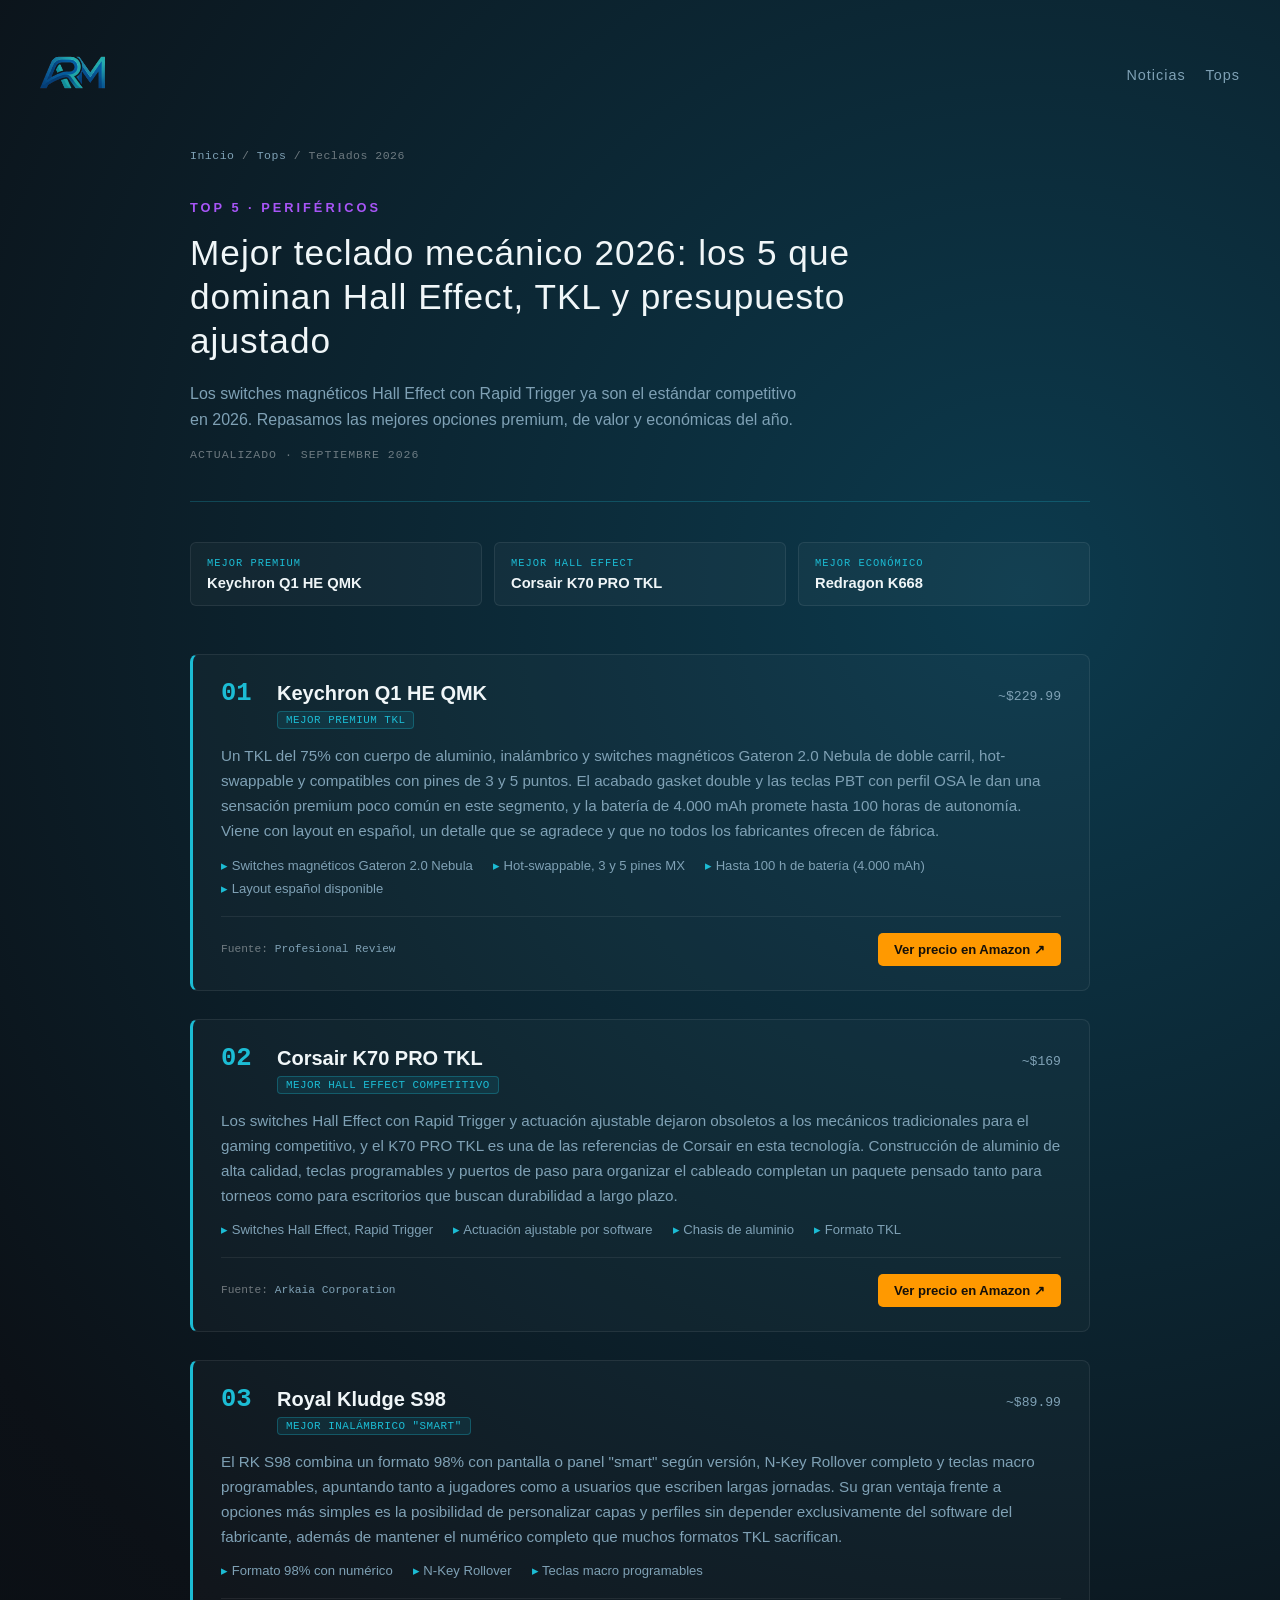
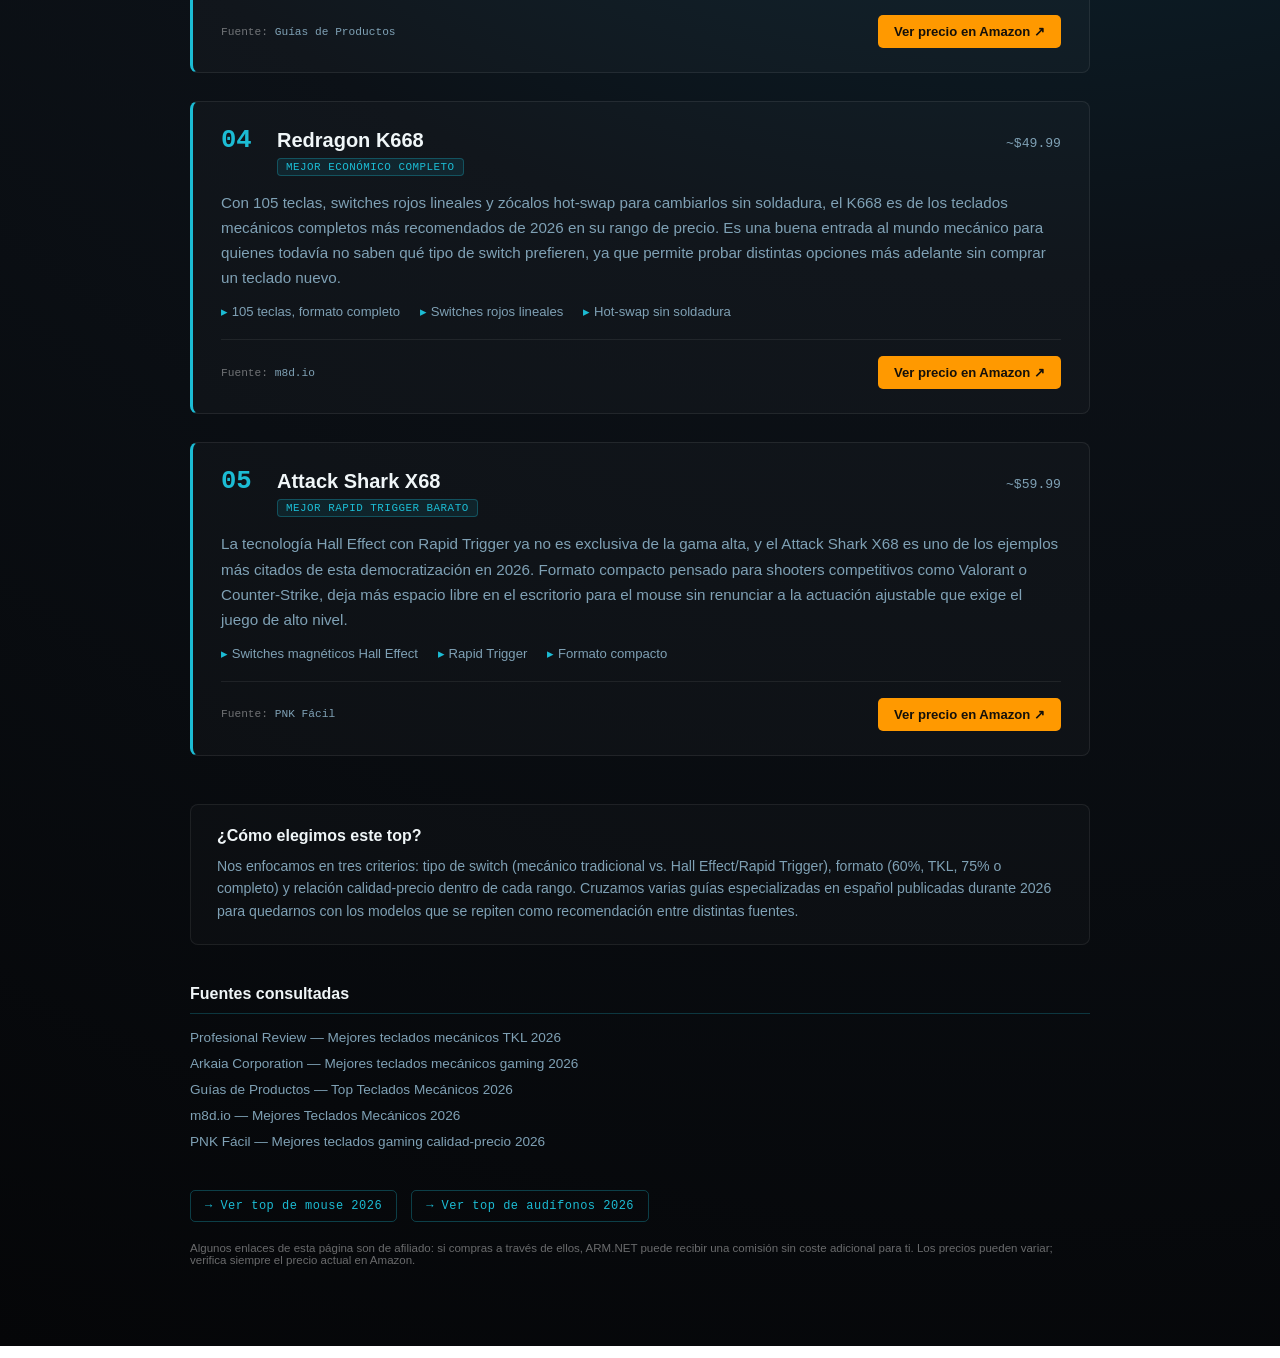
<file: tops/mejor-teclado-2026.html>
<!DOCTYPE html>
<html lang="es">

<head>
    <meta charset="UTF-8">
    <meta name="viewport" content="width=device-width, initial-scale=1.0">
    <title>Mejor Teclado Mecánico 2026: Top 5 comparados | ARM.NET</title>
    <meta name="description" content="Top 5 teclados mecánicos de 2026: Keychron Q1 HE QMK, Corsair K70 PRO TKL, Royal Kludge S98 y más. Reviews, especificaciones, fuentes y links a Amazon.">
    <link rel="icon" href="../LOGO.png" type="image/x-icon">
    <link rel="stylesheet" href="../css/style.css">
    <link rel="stylesheet" href="../css/style-noticias.css">
    <link rel="stylesheet" href="../css/style-tops.css">
</head>

<body>

    <header class="header">
        <div class="logo">
            <a href="../index.html"><img src="../LOGO.png" alt="Logo ARM" class="logo-image"></a>
        </div>
        <nav class="nav-links">
            <a href="../index.html">Noticias</a>
            <a href="index.html">Tops</a>
        </nav>
    </header>

    <main class="main-content main-content--tops">

        <p class="breadcrumb"><a href="../index.html">Inicio</a> / <a href="index.html">Tops</a> / Teclados 2026</p>

        <section class="tops-hero">
            <p class="tagline" style="color: var(--color-gaming);">Top 5 · Periféricos</p>
            <h1 class="title">Mejor teclado mecánico 2026: los 5 que dominan Hall Effect, TKL y presupuesto ajustado</h1>
            <p class="description">Los switches magnéticos Hall Effect con Rapid Trigger ya son el estándar competitivo en 2026. Repasamos las mejores opciones premium, de valor y económicas del año.</p>
            <p class="update-stamp">Actualizado · septiembre 2026</p>
        </section>

        <div class="quick-picks">
            <a href="#pick-1"><span class="qp-label">Mejor premium</span><span class="qp-name">Keychron Q1 HE QMK</span></a>
            <a href="#pick-2"><span class="qp-label">Mejor Hall Effect</span><span class="qp-name">Corsair K70 PRO TKL</span></a>
            <a href="#pick-4"><span class="qp-label">Mejor económico</span><span class="qp-name">Redragon K668</span></a>
        </div>

        <div class="rank-list">

            <article class="rank-item" id="pick-1">
                <div class="rank-item-head">
                    <span class="rank-number">01</span>
                    <div class="rank-titles">
                        <h3>Keychron Q1 HE QMK</h3>
                        <span class="rank-badge">Mejor premium TKL</span>
                    </div>
                    <span class="rank-price">~$229.99</span>
                </div>
                <p class="rank-review">Un TKL del 75% con cuerpo de aluminio, inalámbrico y switches magnéticos Gateron 2.0 Nebula de doble carril, hot-swappable y compatibles con pines de 3 y 5 puntos. El acabado gasket double y las teclas PBT con perfil OSA le dan una sensación premium poco común en este segmento, y la batería de 4.000 mAh promete hasta 100 horas de autonomía. Viene con layout en español, un detalle que se agradece y que no todos los fabricantes ofrecen de fábrica.</p>
                <ul class="rank-specs">
                    <li>Switches magnéticos Gateron 2.0 Nebula</li>
                    <li>Hot-swappable, 3 y 5 pines MX</li>
                    <li>Hasta 100 h de batería (4.000 mAh)</li>
                    <li>Layout español disponible</li>
                </ul>
                <div class="rank-footer">
                    <span class="rank-source">Fuente: <a href="https://www.profesionalreview.com/2026/02/07/mejores-teclados-mecanicos-tkl/" target="_blank" rel="noopener">Profesional Review</a></span>
                    <a class="buy-btn" href="https://www.amazon.com/s?k=keychron+q1+he+qmk&linkCode=ll2&tag=ptyarm-20&linkId=3aa909899fc3d3cbb740742ccb5fc130&language=en_US&ref_=as_li_ss_tl" target="_blank" rel="noopener sponsored">Ver precio en Amazon ↗</a>
                </div>
            </article>

            <article class="rank-item" id="pick-2">
                <div class="rank-item-head">
                    <span class="rank-number">02</span>
                    <div class="rank-titles">
                        <h3>Corsair K70 PRO TKL</h3>
                        <span class="rank-badge">Mejor Hall Effect competitivo</span>
                    </div>
                    <span class="rank-price">~$169</span>
                </div>
                <p class="rank-review">Los switches Hall Effect con Rapid Trigger y actuación ajustable dejaron obsoletos a los mecánicos tradicionales para el gaming competitivo, y el K70 PRO TKL es una de las referencias de Corsair en esta tecnología. Construcción de aluminio de alta calidad, teclas programables y puertos de paso para organizar el cableado completan un paquete pensado tanto para torneos como para escritorios que buscan durabilidad a largo plazo.</p>
                <ul class="rank-specs">
                    <li>Switches Hall Effect, Rapid Trigger</li>
                    <li>Actuación ajustable por software</li>
                    <li>Chasis de aluminio</li>
                    <li>Formato TKL</li>
                </ul>
                <div class="rank-footer">
                    <span class="rank-source">Fuente: <a href="https://arkaiacorp.com/blog/mejores-teclados-mecanicos-gaming" target="_blank" rel="noopener">Arkaia Corporation</a></span>
                    <a class="buy-btn" href="https://www.amazon.com/s?k=corsair+k70+pro+tkl&linkCode=ll2&tag=ptyarm-20&linkId=6e52798de9b4cfcb2864332a04d74cff&language=en_US&ref_=as_li_ss_tl" target="_blank" rel="noopener sponsored">Ver precio en Amazon ↗</a>
                </div>
            </article>

            <article class="rank-item" id="pick-3">
                <div class="rank-item-head">
                    <span class="rank-number">03</span>
                    <div class="rank-titles">
                        <h3>Royal Kludge S98</h3>
                        <span class="rank-badge">Mejor inalámbrico "smart"</span>
                    </div>
                    <span class="rank-price">~$89.99</span>
                </div>
                <p class="rank-review">El RK S98 combina un formato 98% con pantalla o panel "smart" según versión, N-Key Rollover completo y teclas macro programables, apuntando tanto a jugadores como a usuarios que escriben largas jornadas. Su gran ventaja frente a opciones más simples es la posibilidad de personalizar capas y perfiles sin depender exclusivamente del software del fabricante, además de mantener el numérico completo que muchos formatos TKL sacrifican.</p>
                <ul class="rank-specs">
                    <li>Formato 98% con numérico</li>
                    <li>N-Key Rollover</li>
                    <li>Teclas macro programables</li>
                </ul>
                <div class="rank-footer">
                    <span class="rank-source">Fuente: <a href="https://top.guiasdeproductos.com/p/mejor-teclados-mecanicos" target="_blank" rel="noopener">Guías de Productos</a></span>
                    <a class="buy-btn" href="https://www.amazon.com/s?k=royal+kludge+s98&linkCode=ll2&tag=ptyarm-20&linkId=688ec23bca302767946e50d338bb56fd&language=en_US&ref_=as_li_ss_tl" target="_blank" rel="noopener sponsored">Ver precio en Amazon ↗</a>
                </div>
            </article>

            <article class="rank-item" id="pick-4">
                <div class="rank-item-head">
                    <span class="rank-number">04</span>
                    <div class="rank-titles">
                        <h3>Redragon K668</h3>
                        <span class="rank-badge">Mejor económico completo</span>
                    </div>
                    <span class="rank-price">~$49.99</span>
                </div>
                <p class="rank-review">Con 105 teclas, switches rojos lineales y zócalos hot-swap para cambiarlos sin soldadura, el K668 es de los teclados mecánicos completos más recomendados de 2026 en su rango de precio. Es una buena entrada al mundo mecánico para quienes todavía no saben qué tipo de switch prefieren, ya que permite probar distintas opciones más adelante sin comprar un teclado nuevo.</p>
                <ul class="rank-specs">
                    <li>105 teclas, formato completo</li>
                    <li>Switches rojos lineales</li>
                    <li>Hot-swap sin soldadura</li>
                </ul>
                <div class="rank-footer">
                    <span class="rank-source">Fuente: <a href="https://m8d.io/mejores-teclados-mecanicos-desarrollo-software-secops/" target="_blank" rel="noopener">m8d.io</a></span>
                    <a class="buy-btn" href="https://www.amazon.com/s?k=redragon+k668&linkCode=ll2&tag=ptyarm-20&linkId=c673bb8cd145b67992c745e711911d2d&language=en_US&ref_=as_li_ss_tl" target="_blank" rel="noopener sponsored">Ver precio en Amazon ↗</a>
                </div>
            </article>

            <article class="rank-item" id="pick-5">
                <div class="rank-item-head">
                    <span class="rank-number">05</span>
                    <div class="rank-titles">
                        <h3>Attack Shark X68</h3>
                        <span class="rank-badge">Mejor Rapid Trigger barato</span>
                    </div>
                    <span class="rank-price">~$59.99</span>
                </div>
                <p class="rank-review">La tecnología Hall Effect con Rapid Trigger ya no es exclusiva de la gama alta, y el Attack Shark X68 es uno de los ejemplos más citados de esta democratización en 2026. Formato compacto pensado para shooters competitivos como Valorant o Counter-Strike, deja más espacio libre en el escritorio para el mouse sin renunciar a la actuación ajustable que exige el juego de alto nivel.</p>
                <ul class="rank-specs">
                    <li>Switches magnéticos Hall Effect</li>
                    <li>Rapid Trigger</li>
                    <li>Formato compacto</li>
                </ul>
                <div class="rank-footer">
                    <span class="rank-source">Fuente: <a href="https://pnkfacil.com/blog/mejores-teclados-gaming-calidad-precio-2026" target="_blank" rel="noopener">PNK Fácil</a></span>
                    <a class="buy-btn" href="https://www.amazon.com/s?k=attack+shark+x68&linkCode=ll2&tag=ptyarm-20&linkId=aeca3fdc5a149d15f955a3c768f9e986&language=en_US&ref_=as_li_ss_tl" target="_blank" rel="noopener sponsored">Ver precio en Amazon ↗</a>
                </div>
            </article>

        </div>

        <div class="tops-method">
            <h2>¿Cómo elegimos este top?</h2>
            <p>Nos enfocamos en tres criterios: tipo de switch (mecánico tradicional vs. Hall Effect/Rapid Trigger), formato (60%, TKL, 75% o completo) y relación calidad-precio dentro de cada rango. Cruzamos varias guías especializadas en español publicadas durante 2026 para quedarnos con los modelos que se repiten como recomendación entre distintas fuentes.</p>
        </div>

        <div class="sources-list">
            <h2>Fuentes consultadas</h2>
            <ul>
                <li><a href="https://www.profesionalreview.com/2026/02/07/mejores-teclados-mecanicos-tkl/" target="_blank" rel="noopener">Profesional Review — Mejores teclados mecánicos TKL 2026</a></li>
                <li><a href="https://arkaiacorp.com/blog/mejores-teclados-mecanicos-gaming" target="_blank" rel="noopener">Arkaia Corporation — Mejores teclados mecánicos gaming 2026</a></li>
                <li><a href="https://top.guiasdeproductos.com/p/mejor-teclados-mecanicos" target="_blank" rel="noopener">Guías de Productos — Top Teclados Mecánicos 2026</a></li>
                <li><a href="https://m8d.io/mejores-teclados-mecanicos-desarrollo-software-secops/" target="_blank" rel="noopener">m8d.io — Mejores Teclados Mecánicos 2026</a></li>
                <li><a href="https://pnkfacil.com/blog/mejores-teclados-gaming-calidad-precio-2026" target="_blank" rel="noopener">PNK Fácil — Mejores teclados gaming calidad-precio 2026</a></li>
            </ul>
        </div>

        <div class="tops-crosslinks">
            <a href="mejor-mouse-2026.html">→ Ver top de mouse 2026</a>
            <a href="mejores-audifonos-2026.html">→ Ver top de audífonos 2026</a>
        </div>

        <p class="affiliate-disclosure">Algunos enlaces de esta página son de afiliado: si compras a través de ellos, ARM.NET puede recibir una comisión sin coste adicional para ti. Los precios pueden variar; verifica siempre el precio actual en Amazon.</p>

    </main>

</body>

</html>
</file>
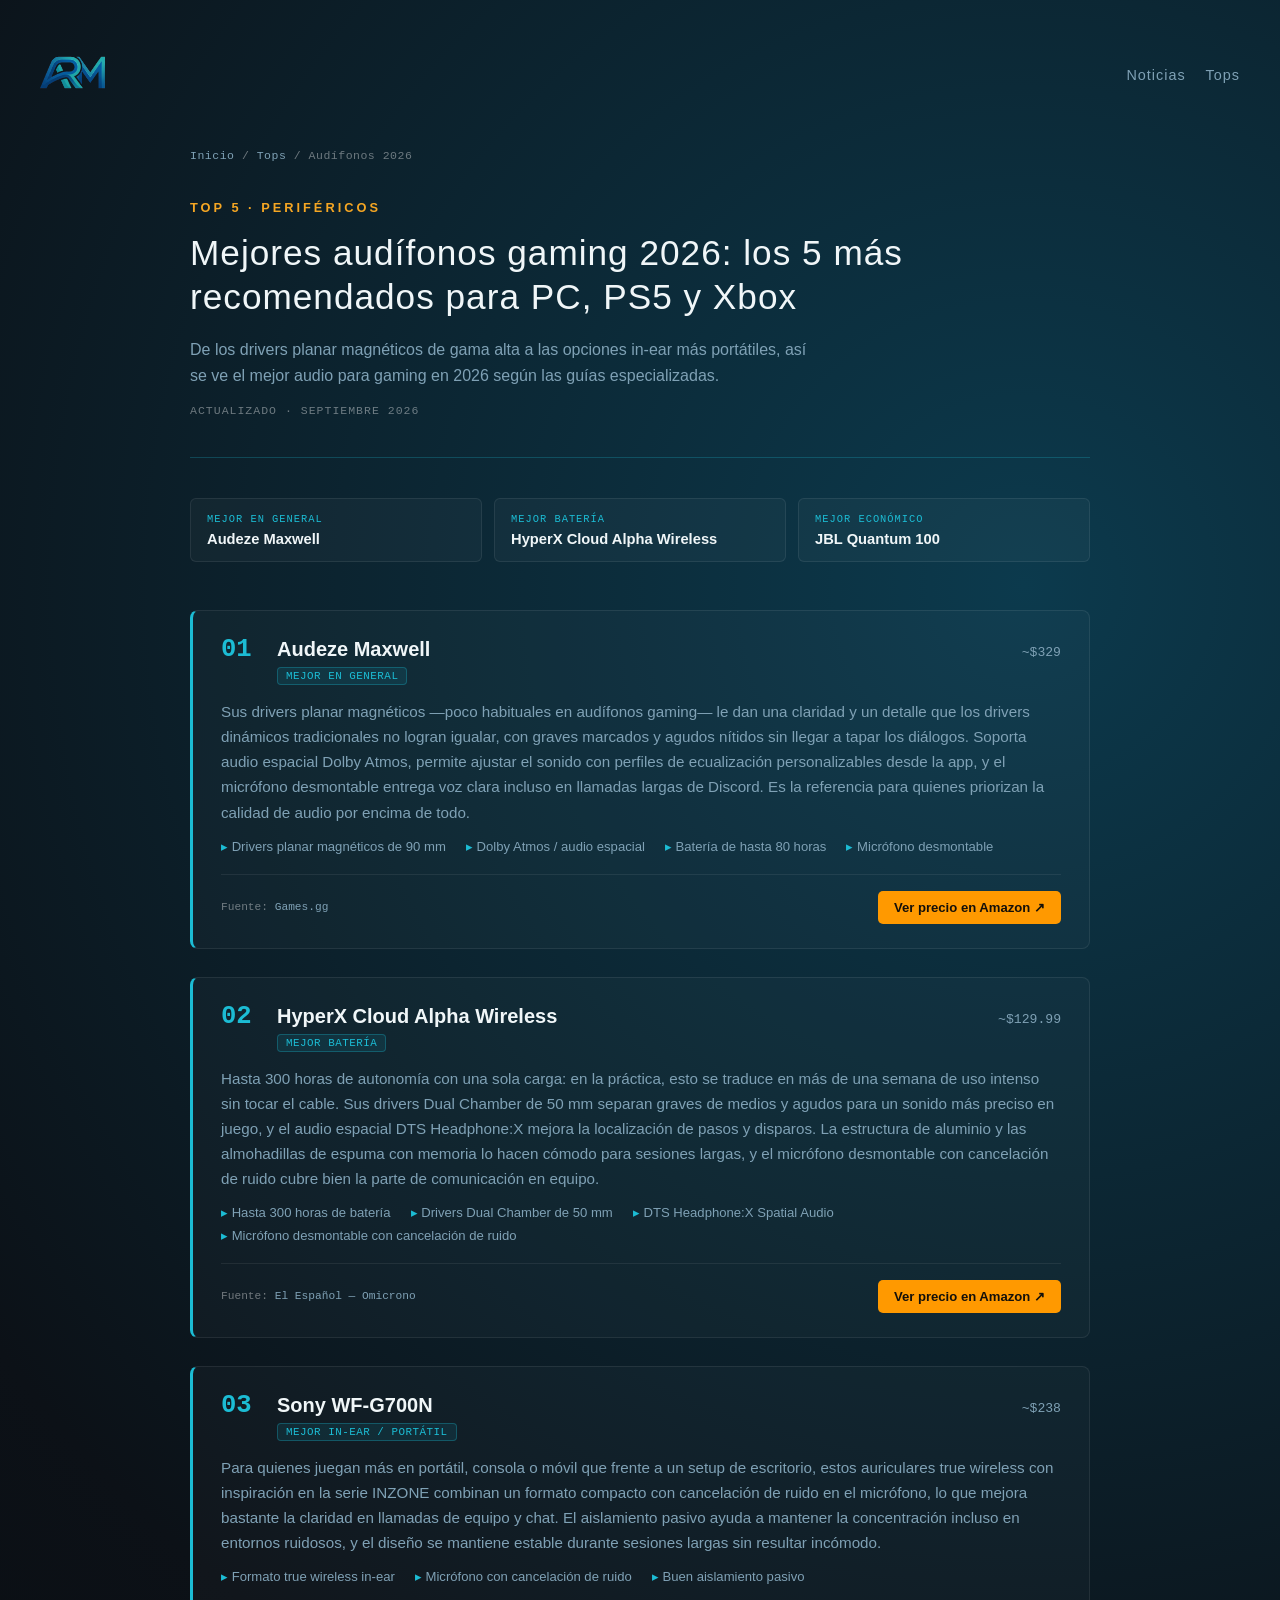
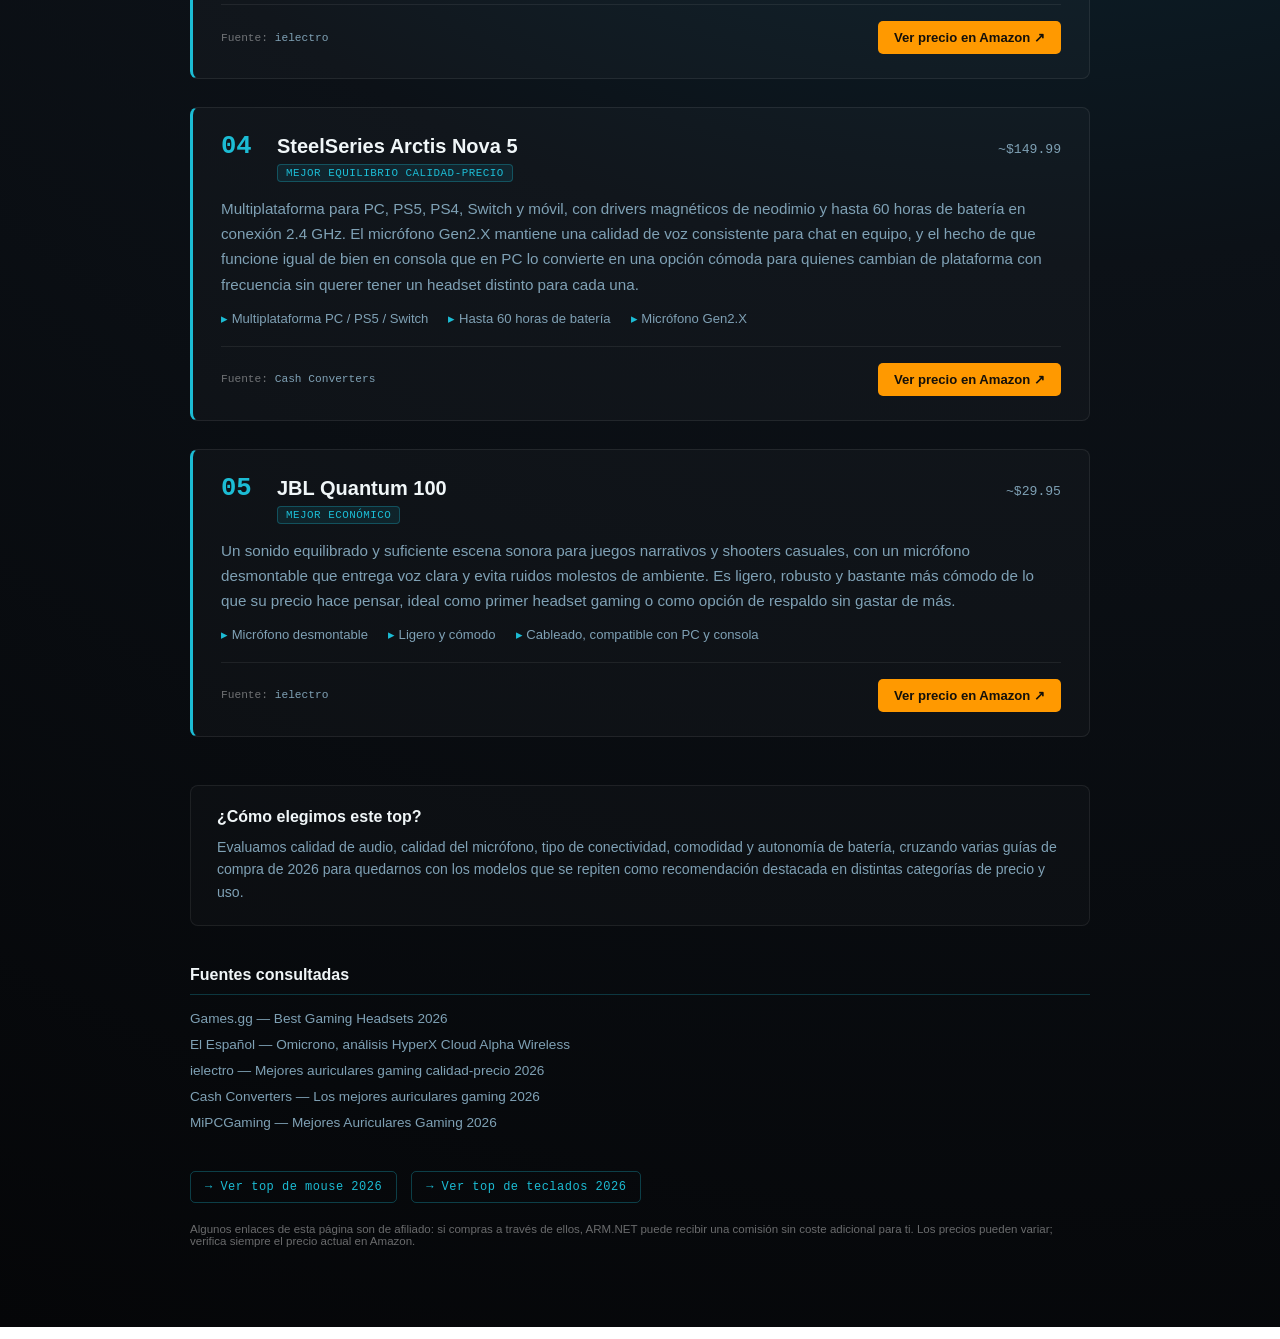
<file: tops/mejores-audifonos-2026.html>
<!DOCTYPE html>
<html lang="es">

<head>
    <meta charset="UTF-8">
    <meta name="viewport" content="width=device-width, initial-scale=1.0">
    <title>Mejores Audífonos Gaming 2026: Top 5 comparados | ARM.NET</title>
    <meta name="description" content="Top 5 audífonos gaming de 2026: Audeze Maxwell, HyperX Cloud Alpha Wireless, Sony WF-G700N y más. Reviews, especificaciones, fuentes y links a Amazon.">
    <link rel="icon" href="../LOGO.png" type="image/x-icon">
    <link rel="stylesheet" href="../css/style.css">
    <link rel="stylesheet" href="../css/style-noticias.css">
    <link rel="stylesheet" href="../css/style-tops.css">
</head>

<body>

    <header class="header">
        <div class="logo">
            <a href="../index.html"><img src="../LOGO.png" alt="Logo ARM" class="logo-image"></a>
        </div>
        <nav class="nav-links">
            <a href="../index.html">Noticias</a>
            <a href="index.html">Tops</a>
        </nav>
    </header>

    <main class="main-content main-content--tops">

        <p class="breadcrumb"><a href="../index.html">Inicio</a> / <a href="index.html">Tops</a> / Audífonos 2026</p>

        <section class="tops-hero">
            <p class="tagline" style="color: var(--color-elec);">Top 5 · Periféricos</p>
            <h1 class="title">Mejores audífonos gaming 2026: los 5 más recomendados para PC, PS5 y Xbox</h1>
            <p class="description">De los drivers planar magnéticos de gama alta a las opciones in-ear más portátiles, así se ve el mejor audio para gaming en 2026 según las guías especializadas.</p>
            <p class="update-stamp">Actualizado · septiembre 2026</p>
        </section>

        <div class="quick-picks">
            <a href="#pick-1"><span class="qp-label">Mejor en general</span><span class="qp-name">Audeze Maxwell</span></a>
            <a href="#pick-2"><span class="qp-label">Mejor batería</span><span class="qp-name">HyperX Cloud Alpha Wireless</span></a>
            <a href="#pick-5"><span class="qp-label">Mejor económico</span><span class="qp-name">JBL Quantum 100</span></a>
        </div>

        <div class="rank-list">

            <article class="rank-item" id="pick-1">
                <div class="rank-item-head">
                    <span class="rank-number">01</span>
                    <div class="rank-titles">
                        <h3>Audeze Maxwell</h3>
                        <span class="rank-badge">Mejor en general</span>
                    </div>
                    <span class="rank-price">~$329</span>
                </div>
                <p class="rank-review">Sus drivers planar magnéticos —poco habituales en audífonos gaming— le dan una claridad y un detalle que los drivers dinámicos tradicionales no logran igualar, con graves marcados y agudos nítidos sin llegar a tapar los diálogos. Soporta audio espacial Dolby Atmos, permite ajustar el sonido con perfiles de ecualización personalizables desde la app, y el micrófono desmontable entrega voz clara incluso en llamadas largas de Discord. Es la referencia para quienes priorizan la calidad de audio por encima de todo.</p>
                <ul class="rank-specs">
                    <li>Drivers planar magnéticos de 90 mm</li>
                    <li>Dolby Atmos / audio espacial</li>
                    <li>Batería de hasta 80 horas</li>
                    <li>Micrófono desmontable</li>
                </ul>
                <div class="rank-footer">
                    <span class="rank-source">Fuente: <a href="https://games.gg/news/best-gaming-headsets-to-buy-in-2026/" target="_blank" rel="noopener">Games.gg</a></span>
                    <a class="buy-btn" href="https://www.amazon.com/s?k=audeze%2Bmaxwell&refresh=1&linkCode=ll2&tag=ptyarm-20&linkId=eae2e8d9608f14b3b877c2f918e285ed&language=en_US&ref_=as_li_ss_tl" target="_blank" rel="noopener sponsored">Ver precio en Amazon ↗</a>
                </div>
            </article>

            <article class="rank-item" id="pick-2">
                <div class="rank-item-head">
                    <span class="rank-number">02</span>
                    <div class="rank-titles">
                        <h3>HyperX Cloud Alpha Wireless</h3>
                        <span class="rank-badge">Mejor batería</span>
                    </div>
                    <span class="rank-price">~$129.99</span>
                </div>
                <p class="rank-review">Hasta 300 horas de autonomía con una sola carga: en la práctica, esto se traduce en más de una semana de uso intenso sin tocar el cable. Sus drivers Dual Chamber de 50 mm separan graves de medios y agudos para un sonido más preciso en juego, y el audio espacial DTS Headphone:X mejora la localización de pasos y disparos. La estructura de aluminio y las almohadillas de espuma con memoria lo hacen cómodo para sesiones largas, y el micrófono desmontable con cancelación de ruido cubre bien la parte de comunicación en equipo.</p>
                <ul class="rank-specs">
                    <li>Hasta 300 horas de batería</li>
                    <li>Drivers Dual Chamber de 50 mm</li>
                    <li>DTS Headphone:X Spatial Audio</li>
                    <li>Micrófono desmontable con cancelación de ruido</li>
                </ul>
                <div class="rank-footer">
                    <span class="rank-source">Fuente: <a href="https://www.elespanol.com/omicrono/analisis-prueba-productos/20221224/nuevos-auriculares-gaming-hyperx-impecable-bateria-infinita/723677689_0.html" target="_blank" rel="noopener">El Español — Omicrono</a></span>
                    <a class="buy-btn" href="https://www.amazon.com/s?k=hyperx+cloud+alpha+wireless&linkCode=ll2&tag=ptyarm-20&linkId=965f0a18a5138cffa2d1ebde94f714ec&language=en_US&ref_=as_li_ss_tl" target="_blank" rel="noopener sponsored">Ver precio en Amazon ↗</a>
                </div>
            </article>

            <article class="rank-item" id="pick-3">
                <div class="rank-item-head">
                    <span class="rank-number">03</span>
                    <div class="rank-titles">
                        <h3>Sony WF-G700N</h3>
                        <span class="rank-badge">Mejor in-ear / portátil</span>
                    </div>
                    <span class="rank-price">~$238</span>
                </div>
                <p class="rank-review">Para quienes juegan más en portátil, consola o móvil que frente a un setup de escritorio, estos auriculares true wireless con inspiración en la serie INZONE combinan un formato compacto con cancelación de ruido en el micrófono, lo que mejora bastante la claridad en llamadas de equipo y chat. El aislamiento pasivo ayuda a mantener la concentración incluso en entornos ruidosos, y el diseño se mantiene estable durante sesiones largas sin resultar incómodo.</p>
                <ul class="rank-specs">
                    <li>Formato true wireless in-ear</li>
                    <li>Micrófono con cancelación de ruido</li>
                    <li>Buen aislamiento pasivo</li>
                </ul>
                <div class="rank-footer">
                    <span class="rank-source">Fuente: <a href="https://www.ielectro.es/blog/mejores-auriculares-gaming-calidad-precio" target="_blank" rel="noopener">ielectro</a></span>
                    <a class="buy-btn" href="https://www.amazon.com/s?k=sony+wf-g700n&linkCode=ll2&tag=ptyarm-20&linkId=6bb97b846b6fca6473073b5bf1d18393&language=en_US&ref_=as_li_ss_tl" target="_blank" rel="noopener sponsored">Ver precio en Amazon ↗</a>
                </div>
            </article>

            <article class="rank-item" id="pick-4">
                <div class="rank-item-head">
                    <span class="rank-number">04</span>
                    <div class="rank-titles">
                        <h3>SteelSeries Arctis Nova 5</h3>
                        <span class="rank-badge">Mejor equilibrio calidad-precio</span>
                    </div>
                    <span class="rank-price">~$149.99</span>
                </div>
                <p class="rank-review">Multiplataforma para PC, PS5, PS4, Switch y móvil, con drivers magnéticos de neodimio y hasta 60 horas de batería en conexión 2.4 GHz. El micrófono Gen2.X mantiene una calidad de voz consistente para chat en equipo, y el hecho de que funcione igual de bien en consola que en PC lo convierte en una opción cómoda para quienes cambian de plataforma con frecuencia sin querer tener un headset distinto para cada una.</p>
                <ul class="rank-specs">
                    <li>Multiplataforma PC / PS5 / Switch</li>
                    <li>Hasta 60 horas de batería</li>
                    <li>Micrófono Gen2.X</li>
                </ul>
                <div class="rank-footer">
                    <span class="rank-source">Fuente: <a href="https://www.cashconverters.es/es/es/oportunidades/los-mejores-auticulares-gaming/" target="_blank" rel="noopener">Cash Converters</a></span>
                    <a class="buy-btn" href="https://www.amazon.com/s?k=steelseries+arctis+nova+5&linkCode=ll2&tag=ptyarm-20&linkId=abffa7069e929616ab3e6a9d9e0329de&language=en_US&ref_=as_li_ss_tl" target="_blank" rel="noopener sponsored">Ver precio en Amazon ↗</a>
                </div>
            </article>

            <article class="rank-item" id="pick-5">
                <div class="rank-item-head">
                    <span class="rank-number">05</span>
                    <div class="rank-titles">
                        <h3>JBL Quantum 100</h3>
                        <span class="rank-badge">Mejor económico</span>
                    </div>
                    <span class="rank-price">~$29.95</span>
                </div>
                <p class="rank-review">Un sonido equilibrado y suficiente escena sonora para juegos narrativos y shooters casuales, con un micrófono desmontable que entrega voz clara y evita ruidos molestos de ambiente. Es ligero, robusto y bastante más cómodo de lo que su precio hace pensar, ideal como primer headset gaming o como opción de respaldo sin gastar de más.</p>
                <ul class="rank-specs">
                    <li>Micrófono desmontable</li>
                    <li>Ligero y cómodo</li>
                    <li>Cableado, compatible con PC y consola</li>
                </ul>
                <div class="rank-footer">
                    <span class="rank-source">Fuente: <a href="https://www.ielectro.es/blog/mejores-auriculares-gaming-calidad-precio" target="_blank" rel="noopener">ielectro</a></span>
                    <a class="buy-btn" href="https://www.amazon.com/s?k=jbl+quantum+100&linkCode=ll2&tag=ptyarm-20&linkId=f9d0e76f54f4feda92965147aedec57a&language=en_US&ref_=as_li_ss_tl" target="_blank" rel="noopener sponsored">Ver precio en Amazon ↗</a>
                </div>
            </article>

        </div>

        <div class="tops-method">
            <h2>¿Cómo elegimos este top?</h2>
            <p>Evaluamos calidad de audio, calidad del micrófono, tipo de conectividad, comodidad y autonomía de batería, cruzando varias guías de compra de 2026 para quedarnos con los modelos que se repiten como recomendación destacada en distintas categorías de precio y uso.</p>
        </div>

        <div class="sources-list">
            <h2>Fuentes consultadas</h2>
            <ul>
                <li><a href="https://games.gg/news/best-gaming-headsets-to-buy-in-2026/" target="_blank" rel="noopener">Games.gg — Best Gaming Headsets 2026</a></li>
                <li><a href="https://www.elespanol.com/omicrono/analisis-prueba-productos/20221224/nuevos-auriculares-gaming-hyperx-impecable-bateria-infinita/723677689_0.html" target="_blank" rel="noopener">El Español — Omicrono, análisis HyperX Cloud Alpha Wireless</a></li>
                <li><a href="https://www.ielectro.es/blog/mejores-auriculares-gaming-calidad-precio" target="_blank" rel="noopener">ielectro — Mejores auriculares gaming calidad-precio 2026</a></li>
                <li><a href="https://www.cashconverters.es/es/es/oportunidades/los-mejores-auticulares-gaming/" target="_blank" rel="noopener">Cash Converters — Los mejores auriculares gaming 2026</a></li>
                <li><a href="https://www.mipcgaming.es/guias-de-perifericos/mejores-cascos-gaming/" target="_blank" rel="noopener">MiPCGaming — Mejores Auriculares Gaming 2026</a></li>
            </ul>
        </div>

        <div class="tops-crosslinks">
            <a href="mejor-mouse-2026.html">→ Ver top de mouse 2026</a>
            <a href="mejor-teclado-2026.html">→ Ver top de teclados 2026</a>
        </div>

        <p class="affiliate-disclosure">Algunos enlaces de esta página son de afiliado: si compras a través de ellos, ARM.NET puede recibir una comisión sin coste adicional para ti. Los precios pueden variar; verifica siempre el precio actual en Amazon.</p>

    </main>

</body>

</html>
</file>
<file: css/style.css>
:root {
    --bg-gradient: radial-gradient(circle at 80% 20%, #0c3a4d 0%, #0c1117 50%, #050608 100%);
    --color-text-white: #ffffff;
    --color-text-light: #f0f6f8;
    --color-text-secondary: #7fa1b5;
    --color-text-accent: #1cbcd4;
    --color-text-muted: rgba(255, 255, 255, 0.4);
    --color-divider: rgba(28, 188, 212, 0.25);
    --font-main: 'Segoe UI', Tahoma, Geneva, Verdana, sans-serif;
    --padding-body: 40px 20px;
    --max-width-header: 1200px;
    --max-width-content: 600px;
    --transition-fade: fadeIn 1.5s ease-out;
}

* {
    margin: 0;
    padding: 0;
    box-sizing: border-box;
}

body {
    font-family: var(--font-main);
    color: var(--color-text-white);
    min-height: 100vh;
    display: flex;
    flex-direction: column;
    justify-content: space-between;
    align-items: center;
    padding: var(--padding-body);
    background: var(--bg-gradient);
    overflow-x: hidden;
}


/* Encabezado / Navegación */

.header {
    width: 100%;
    max-width: var(--max-width-header);
    display: flex;
    justify-content: space-between;
    align-items: center;
    margin-bottom: 40px;
}

.logo {
    display: flex;
    align-items: center;
}

.logo-image {
    width: 65px;
    height: 65px;
    object-fit: contain;
}

.nav-links {
    display: flex;
    gap: 20px;
}

.nav-links a {
    color: var(--color-text-secondary);
    text-decoration: none;
    font-size: 0.9rem;
    letter-spacing: 1px;
    transition: color 0.3s ease;
}

.nav-links a:hover {
    color: var(--color-text-accent);
}


/* Contenido Central */

.main-content {
    text-align: center;
    max-width: var(--max-width-content);
    animation: var(--transition-fade);
    margin: auto 0;
}

.tagline {
    font-size: 0.85rem;
    text-transform: uppercase;
    letter-spacing: 4px;
    color: var(--color-text-accent);
    margin-bottom: 20px;
    font-weight: 600;
}

.title {
    font-size: 2.5rem;
    font-weight: 400;
    letter-spacing: 1px;
    margin-bottom: 25px;
    color: var(--color-text-light);
}

.divider {
    width: 60px;
    height: 1px;
    background: linear-gradient(to right, transparent, var(--color-divider), transparent);
    margin: 0 auto 25px auto;
}

.description {
    font-size: 1rem;
    color: var(--color-text-secondary);
    line-height: 1.6;
    font-weight: 300;
}


/* Pie de página */

.footer {
    font-size: 0.75rem;
    color: var(--color-text-muted);
    letter-spacing: 0.5px;
    margin-top: 40px;
    text-align: center;
    width: 100%;
}

@keyframes fadeIn {
    from {
        opacity: 0;
        transform: translateY(10px);
    }
    to {
        opacity: 1;
        transform: translateY(0);
    }
}

@media (max-width: 600px) {
    .title {
        font-size: 1.8rem;
    }
    .description {
        font-size: 0.9rem;
    }
}
</file>
<file: css/style-noticias.css>
/* Panel de noticias — extiende los tokens de style.css */

:root {
    --color-tech: #1cbcd4;
    --color-tech-dim: rgba(28, 188, 212, 0.12);
    --color-gaming: #a855f7;
    --color-gaming-dim: rgba(168, 85, 247, 0.12);
    --color-elec: #f5a623;
    --color-elec-dim: rgba(245, 166, 35, 0.12);
    --font-mono: ui-monospace, 'SF Mono', 'Cascadia Code', 'Roboto Mono', Consolas, monospace;
}

body {
    justify-content: flex-start;
}

.main-content--news {
    max-width: 1080px;
    width: 100%;
    text-align: left;
    margin: 0 0 40px 0;
    animation: var(--transition-fade);
}

/* Hero / radar */

.news-hero {
    display: flex;
    flex-direction: column;
    align-items: center;
    text-align: center;
    padding: 20px 0 50px 0;
    position: relative;
}

.news-hero .tagline {
    display: inline-flex;
    align-items: center;
    gap: 8px;
    justify-content: center;
}

.pulse-dot {
    width: 7px;
    height: 7px;
    border-radius: 50%;
    background: var(--color-tech);
    box-shadow: 0 0 0 0 rgba(28, 188, 212, 0.6);
    animation: pulse 2s infinite;
}

@keyframes pulse {
    0% { box-shadow: 0 0 0 0 rgba(28, 188, 212, 0.5); }
    70% { box-shadow: 0 0 0 8px rgba(28, 188, 212, 0); }
    100% { box-shadow: 0 0 0 0 rgba(28, 188, 212, 0); }
}

@media (prefers-reduced-motion: reduce) {
    .pulse-dot { animation: none; }
}

.news-hero .title {
    font-size: 2.6rem;
    max-width: 640px;
}

.news-hero .description {
    max-width: 520px;
}

.update-stamp {
    margin-top: 18px;
    font-family: var(--font-mono);
    font-size: 0.72rem;
    letter-spacing: 1px;
    color: var(--color-text-muted);
    text-transform: uppercase;
}

/* Productos destacados (afiliados Amazon) */

.news-section--picks .cat-label { color: #ff9900; }

.picks-grid {
    display: grid;
    grid-template-columns: repeat(auto-fill, minmax(220px, 1fr));
    gap: 18px;
}

.pick-card {
    background: rgba(255, 153, 0, 0.05);
    border: 1px solid rgba(255, 153, 0, 0.25);
    border-radius: 6px;
    padding: 18px 20px;
    display: flex;
    flex-direction: column;
    gap: 8px;
    text-decoration: none;
    transition: transform 0.25s ease, background 0.25s ease;
}

.pick-card:hover {
    transform: translateY(-3px);
    background: rgba(255, 153, 0, 0.09);
}

.pick-label {
    font-family: var(--font-mono);
    font-size: 0.68rem;
    letter-spacing: 1px;
    text-transform: uppercase;
    color: #ff9900;
}

.pick-card h3 {
    font-size: 1rem;
    font-weight: 600;
    color: var(--color-text-light);
    margin: 0;
}

.pick-card p {
    font-size: 0.85rem;
    line-height: 1.5;
    color: var(--color-text-secondary);
    margin: 0;
    flex-grow: 1;
}

.pick-cta {
    font-family: var(--font-mono);
    font-size: 0.72rem;
    letter-spacing: 0.5px;
    text-transform: uppercase;
    color: #ff9900;
}

.affiliate-disclosure {
    margin-top: 16px;
    font-size: 0.72rem;
    color: var(--color-text-muted);
}

/* Enlaces de afiliado dentro de cada noticia */

.amazon-inline {
    font-family: var(--font-mono);
    font-size: 0.72rem;
    letter-spacing: 0.5px;
    text-decoration: none;
    color: #ff9900;
    align-self: flex-start;
    border-bottom: 1px solid transparent;
    transition: border-color 0.2s ease;
}

.amazon-inline:hover {
    border-bottom-color: #ff9900;
}

/* Secciones por categoría */

.news-section {
    margin-bottom: 56px;
}

.news-section-header {
    display: flex;
    align-items: baseline;
    gap: 14px;
    margin-bottom: 22px;
    border-bottom: 1px solid var(--color-divider);
    padding-bottom: 14px;
}

.news-section-header .cat-label {
    font-family: var(--font-mono);
    font-size: 0.75rem;
    letter-spacing: 3px;
    text-transform: uppercase;
    font-weight: 600;
}

.news-section-header h2 {
    font-size: 1.3rem;
    font-weight: 400;
    color: var(--color-text-light);
    margin: 0;
}

.news-section--tech .cat-label { color: var(--color-tech); }
.news-section--gaming .cat-label { color: var(--color-gaming); }
.news-section--elec .cat-label { color: var(--color-elec); }

.news-grid {
    display: grid;
    grid-template-columns: repeat(auto-fill, minmax(240px, 1fr));
    gap: 18px;
}

.news-card {
    background: rgba(255, 255, 255, 0.025);
    border: 1px solid rgba(255, 255, 255, 0.08);
    border-left: 3px solid transparent;
    border-radius: 6px;
    padding: 18px 20px;
    display: flex;
    flex-direction: column;
    gap: 10px;
    transition: transform 0.25s ease, background 0.25s ease, border-color 0.25s ease;
}

.news-card:hover {
    transform: translateY(-3px);
    background: rgba(255, 255, 255, 0.045);
}

.news-section--tech .news-card { border-left-color: var(--color-tech); }
.news-section--gaming .news-card { border-left-color: var(--color-gaming); }
.news-section--elec .news-card { border-left-color: var(--color-elec); }

.news-card .meta {
    font-family: var(--font-mono);
    font-size: 0.68rem;
    letter-spacing: 0.5px;
    color: var(--color-text-muted);
    text-transform: uppercase;
    display: flex;
    justify-content: space-between;
}

.news-card h3 {
    font-size: 1.02rem;
    font-weight: 600;
    line-height: 1.35;
    color: var(--color-text-light);
    margin: 0;
}

.news-card p {
    font-size: 0.88rem;
    line-height: 1.55;
    color: var(--color-text-secondary);
    margin: 0;
    flex-grow: 1;
}

.news-card a.read-more {
    font-family: var(--font-mono);
    font-size: 0.72rem;
    letter-spacing: 0.5px;
    text-decoration: none;
    text-transform: uppercase;
    margin-top: 4px;
    align-self: flex-start;
    padding-bottom: 1px;
    border-bottom: 1px solid transparent;
    transition: border-color 0.2s ease;
}

.news-section--tech a.read-more { color: var(--color-tech); }
.news-section--gaming a.read-more { color: var(--color-gaming); }
.news-section--elec a.read-more { color: var(--color-elec); }

.news-card a.read-more:hover {
    border-bottom-color: currentColor;
}

/* Featured card (primera de cada sección) */

.news-card--featured {
    grid-column: span 2;
}

@media (max-width: 700px) {
    .news-card--featured {
        grid-column: span 1;
    }
    .news-hero .title {
        font-size: 1.9rem;
    }
}
</file>
<file: css/style-tops.css>
/* Páginas de Tops — extiende los tokens de style.css y style-noticias.css */

.main-content--tops {
    max-width: 900px;
    width: 100%;
    text-align: left;
    margin: 0 0 40px 0;
    animation: var(--transition-fade);
}

/* Breadcrumb */

.breadcrumb {
    font-family: var(--font-mono);
    font-size: 0.72rem;
    letter-spacing: 0.5px;
    color: var(--color-text-muted);
    margin-bottom: 28px;
}

.breadcrumb a {
    color: var(--color-text-secondary);
    text-decoration: none;
}

.breadcrumb a:hover {
    color: var(--color-text-accent);
}

/* Hero de la guía */

.tops-hero {
    padding: 10px 0 40px 0;
    border-bottom: 1px solid var(--color-divider);
    margin-bottom: 40px;
}

.tops-hero .tagline {
    font-size: 0.8rem;
    text-transform: uppercase;
    letter-spacing: 3px;
    margin-bottom: 16px;
    font-weight: 600;
}

.tops-hero .title {
    font-size: 2.2rem;
    font-weight: 400;
    line-height: 1.25;
    color: var(--color-text-light);
    margin-bottom: 18px;
    max-width: 720px;
}

.tops-hero .description {
    max-width: 620px;
    color: var(--color-text-secondary);
    line-height: 1.6;
}

.tops-hero .update-stamp {
    margin-top: 16px;
    font-family: var(--font-mono);
    font-size: 0.72rem;
    letter-spacing: 1px;
    color: var(--color-text-muted);
    text-transform: uppercase;
}

/* Tarjeta "quick picks" al inicio */

.quick-picks {
    display: flex;
    flex-wrap: wrap;
    gap: 12px;
    margin-bottom: 48px;
}

.quick-picks a {
    flex: 1 1 200px;
    background: rgba(255, 255, 255, 0.03);
    border: 1px solid rgba(255, 255, 255, 0.08);
    border-radius: 6px;
    padding: 14px 16px;
    text-decoration: none;
    transition: transform 0.2s ease, background 0.2s ease;
}

.quick-picks a:hover {
    transform: translateY(-2px);
    background: rgba(255, 255, 255, 0.06);
}

.quick-picks .qp-label {
    display: block;
    font-family: var(--font-mono);
    font-size: 0.65rem;
    letter-spacing: 1px;
    text-transform: uppercase;
    color: var(--color-text-accent);
    margin-bottom: 6px;
}

.quick-picks .qp-name {
    display: block;
    font-size: 0.92rem;
    color: var(--color-text-light);
    font-weight: 600;
}

/* Ranking */

.rank-list {
    display: flex;
    flex-direction: column;
    gap: 28px;
    margin-bottom: 48px;
}

.rank-item {
    position: relative;
    background: rgba(255, 255, 255, 0.025);
    border: 1px solid rgba(255, 255, 255, 0.08);
    border-left: 3px solid var(--color-text-accent);
    border-radius: 8px;
    padding: 26px 28px 24px 28px;
    display: flex;
    flex-direction: column;
    gap: 14px;
}

.rank-item-head {
    display: flex;
    align-items: baseline;
    gap: 14px;
    flex-wrap: wrap;
}

.rank-number {
    font-family: var(--font-mono);
    font-size: 1.6rem;
    font-weight: 700;
    color: var(--color-text-accent);
    line-height: 1;
    min-width: 42px;
}

.rank-titles h3 {
    font-size: 1.25rem;
    font-weight: 600;
    color: var(--color-text-light);
    margin-bottom: 4px;
}

.rank-badge {
    display: inline-block;
    font-family: var(--font-mono);
    font-size: 0.68rem;
    letter-spacing: 0.5px;
    text-transform: uppercase;
    color: var(--color-text-accent);
    background: rgba(28, 188, 212, 0.1);
    border: 1px solid rgba(28, 188, 212, 0.3);
    border-radius: 4px;
    padding: 2px 8px;
}

.rank-price {
    margin-left: auto;
    font-family: var(--font-mono);
    font-size: 0.82rem;
    color: var(--color-text-secondary);
    white-space: nowrap;
}

.rank-review {
    font-size: 0.95rem;
    line-height: 1.65;
    color: var(--color-text-secondary);
}

.rank-specs {
    display: flex;
    flex-wrap: wrap;
    gap: 8px 20px;
    font-size: 0.82rem;
    color: var(--color-text-secondary);
    list-style: none;
}

.rank-specs li::before {
    content: "▸ ";
    color: var(--color-text-accent);
}

.rank-footer {
    display: flex;
    justify-content: space-between;
    align-items: center;
    flex-wrap: wrap;
    gap: 12px;
    margin-top: 6px;
    padding-top: 16px;
    border-top: 1px solid rgba(255, 255, 255, 0.07);
}

.rank-source {
    font-family: var(--font-mono);
    font-size: 0.7rem;
    color: var(--color-text-muted);
}

.rank-source a {
    color: var(--color-text-secondary);
    text-decoration: none;
    border-bottom: 1px solid transparent;
}

.rank-source a:hover {
    color: var(--color-text-accent);
    border-bottom-color: var(--color-text-accent);
}

.buy-btn {
    display: inline-flex;
    align-items: center;
    gap: 6px;
    background: #ff9900;
    color: #14100a;
    font-weight: 600;
    font-size: 0.82rem;
    text-decoration: none;
    padding: 9px 16px;
    border-radius: 5px;
    transition: transform 0.2s ease, background 0.2s ease;
    white-space: nowrap;
}

.buy-btn:hover {
    background: #ffb238;
    transform: translateY(-1px);
}

/* Sección "cómo elegimos" */

.tops-method {
    background: rgba(255, 255, 255, 0.02);
    border: 1px solid rgba(255, 255, 255, 0.07);
    border-radius: 8px;
    padding: 22px 26px;
    margin-bottom: 40px;
}

.tops-method h2 {
    font-size: 1rem;
    color: var(--color-text-light);
    font-weight: 600;
    margin-bottom: 10px;
}

.tops-method p {
    font-size: 0.88rem;
    line-height: 1.6;
    color: var(--color-text-secondary);
}

/* Fuentes consultadas */

.sources-list {
    margin-bottom: 40px;
}

.sources-list h2 {
    font-size: 1rem;
    color: var(--color-text-light);
    font-weight: 600;
    margin-bottom: 14px;
    border-bottom: 1px solid var(--color-divider);
    padding-bottom: 10px;
}

.sources-list ul {
    list-style: none;
    display: flex;
    flex-direction: column;
    gap: 8px;
}

.sources-list a {
    font-size: 0.85rem;
    color: var(--color-text-secondary);
    text-decoration: none;
}

.sources-list a:hover {
    color: var(--color-text-accent);
}

/* Cross-links a otros tops */

.tops-crosslinks {
    display: flex;
    flex-wrap: wrap;
    gap: 14px;
    margin-bottom: 20px;
}

.tops-crosslinks a {
    font-family: var(--font-mono);
    font-size: 0.75rem;
    letter-spacing: 0.5px;
    color: var(--color-text-accent);
    text-decoration: none;
    border: 1px solid rgba(28, 188, 212, 0.3);
    border-radius: 5px;
    padding: 8px 14px;
}

.tops-crosslinks a:hover {
    background: rgba(28, 188, 212, 0.1);
}

/* Hub de tops (tops/index.html) */

.tops-hub-grid {
    display: grid;
    grid-template-columns: repeat(auto-fit, minmax(260px, 1fr));
    gap: 20px;
    margin-bottom: 40px;
}

.tops-hub-card {
    background: rgba(255, 255, 255, 0.025);
    border: 1px solid rgba(255, 255, 255, 0.08);
    border-top: 3px solid var(--color-text-accent);
    border-radius: 8px;
    padding: 24px;
    text-decoration: none;
    display: flex;
    flex-direction: column;
    gap: 10px;
    transition: transform 0.2s ease, background 0.2s ease;
}

.tops-hub-card:hover {
    transform: translateY(-3px);
    background: rgba(255, 255, 255, 0.045);
}

.tops-hub-card .cat-label {
    font-family: var(--font-mono);
    font-size: 0.7rem;
    letter-spacing: 2px;
    text-transform: uppercase;
    color: var(--color-text-accent);
}

.tops-hub-card h3 {
    font-size: 1.15rem;
    color: var(--color-text-light);
    font-weight: 600;
}

.tops-hub-card p {
    font-size: 0.88rem;
    color: var(--color-text-secondary);
    line-height: 1.5;
    flex-grow: 1;
}

.tops-hub-card .hub-cta {
    font-family: var(--font-mono);
    font-size: 0.72rem;
    text-transform: uppercase;
    color: var(--color-text-accent);
}

@media (max-width: 640px) {
    .tops-hero .title { font-size: 1.6rem; }
    .rank-item { padding: 20px; }
    .rank-price { margin-left: 0; }
    .rank-footer { flex-direction: column; align-items: flex-start; }
}
</file>
